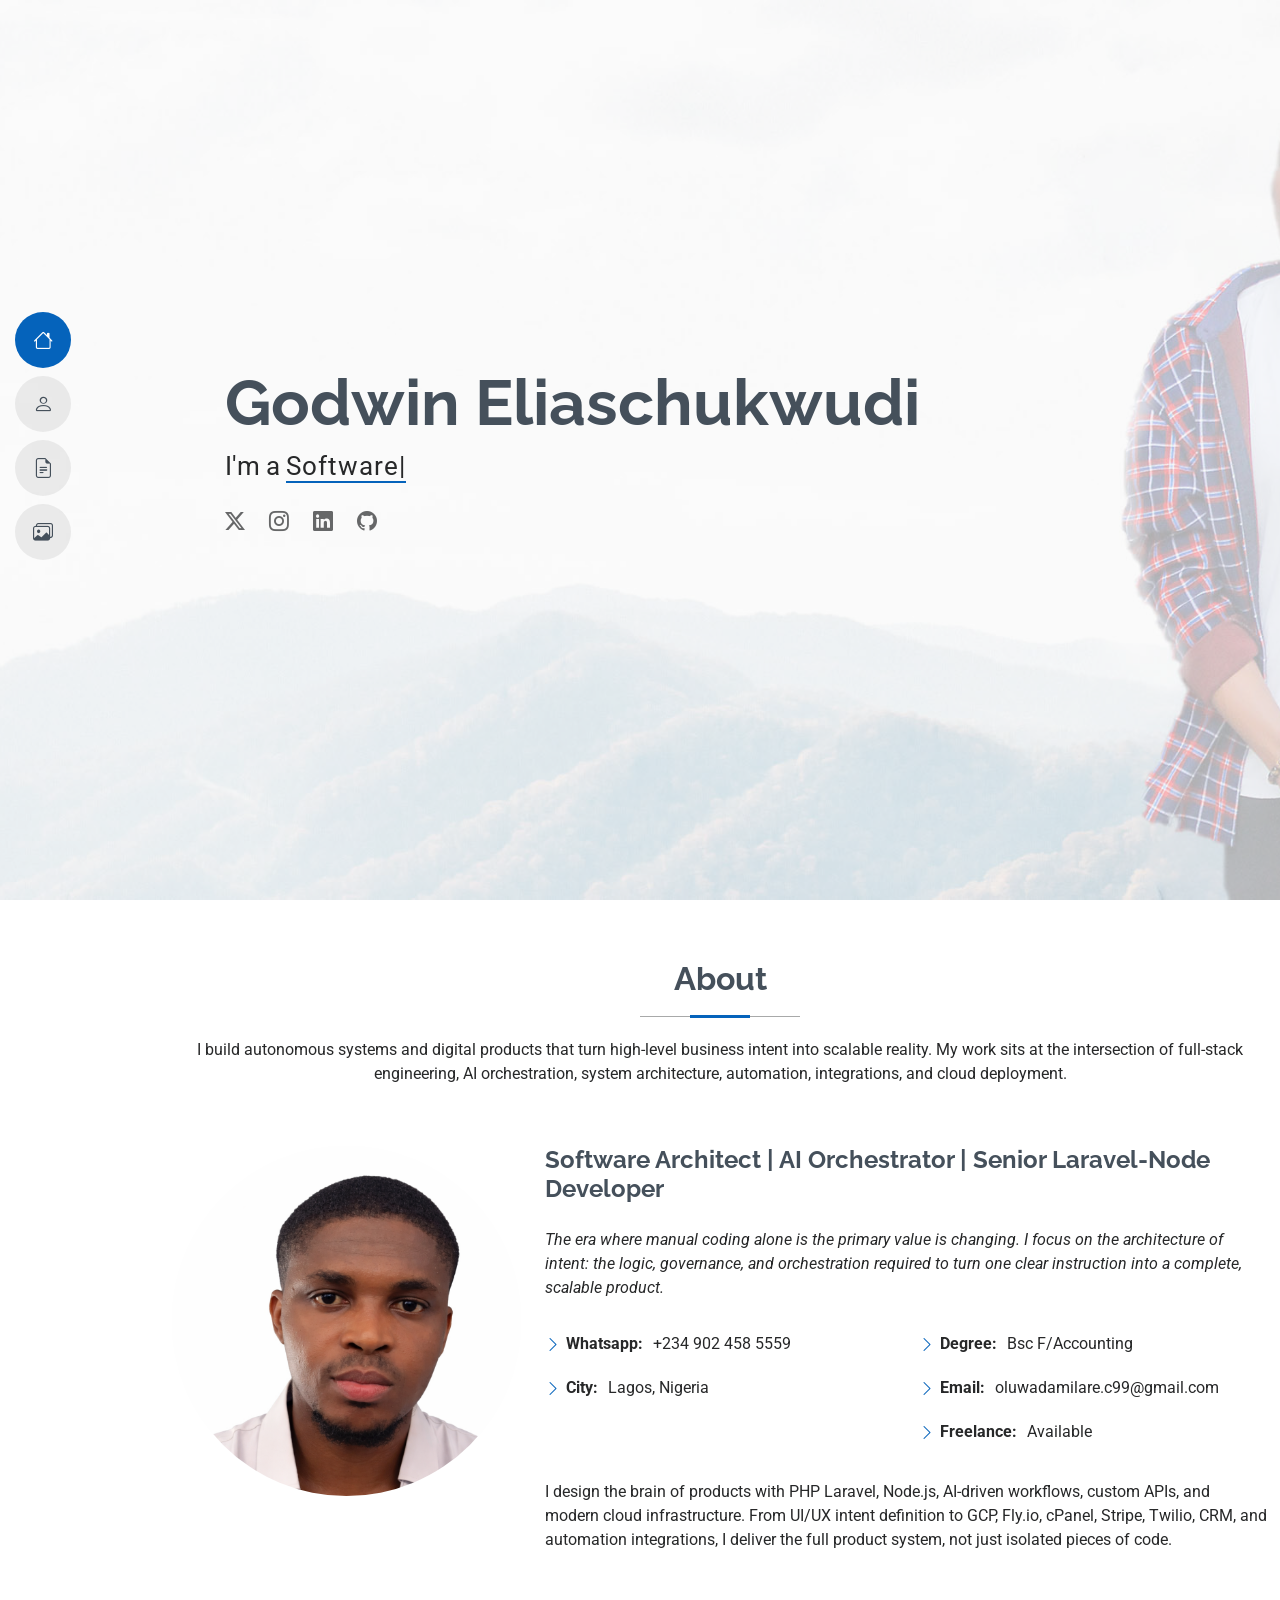
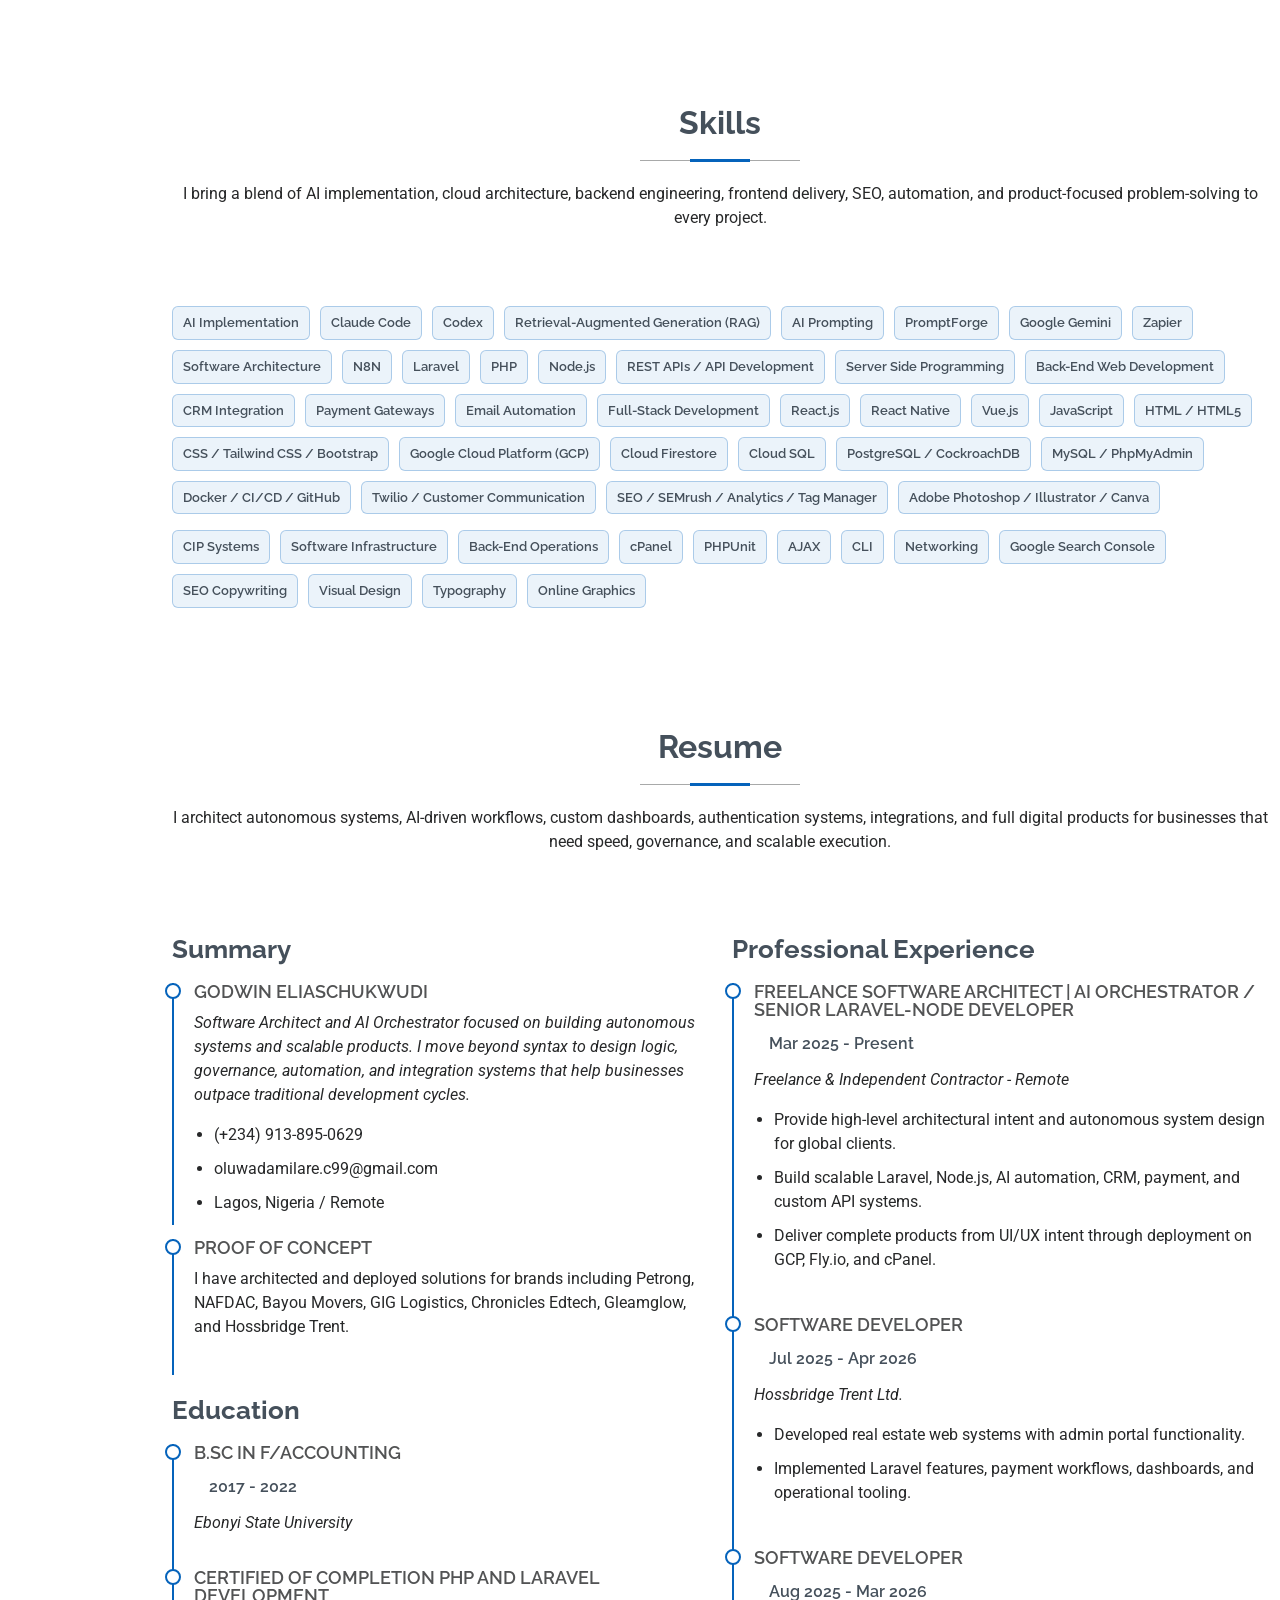
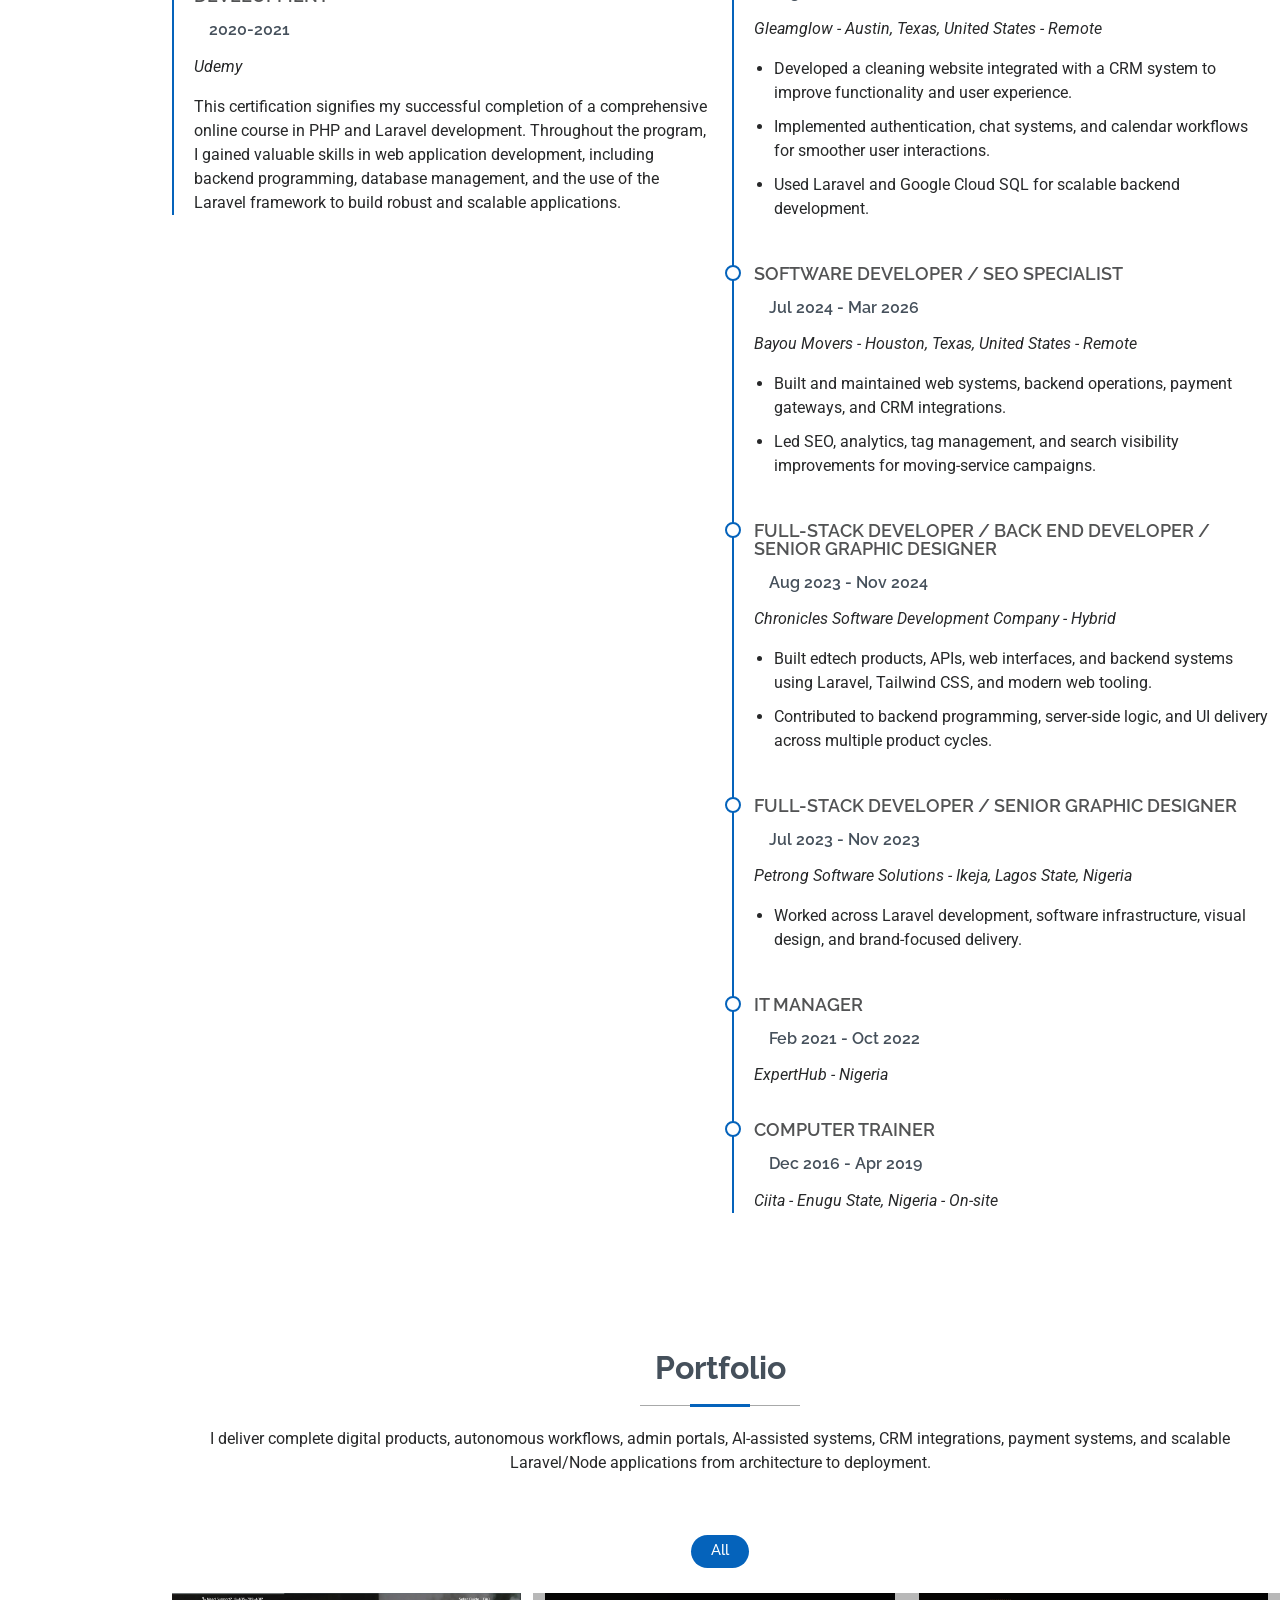
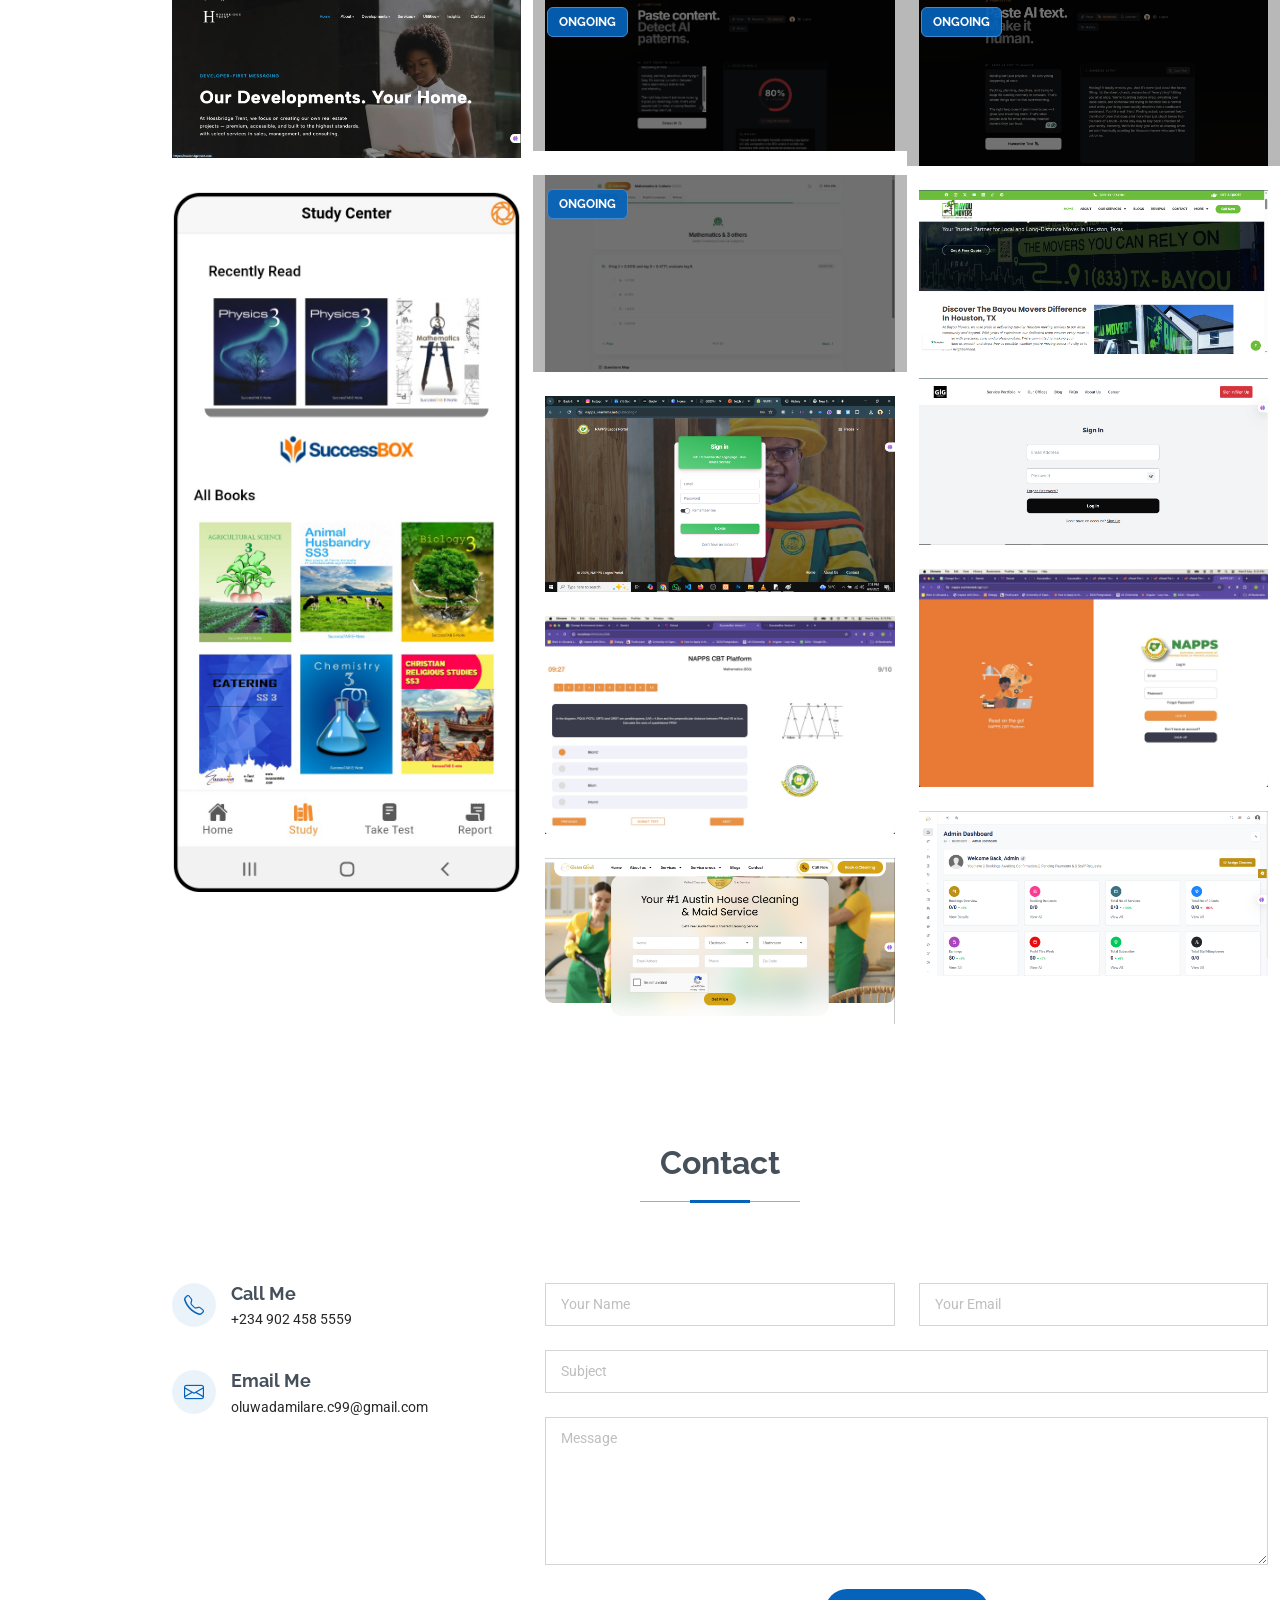
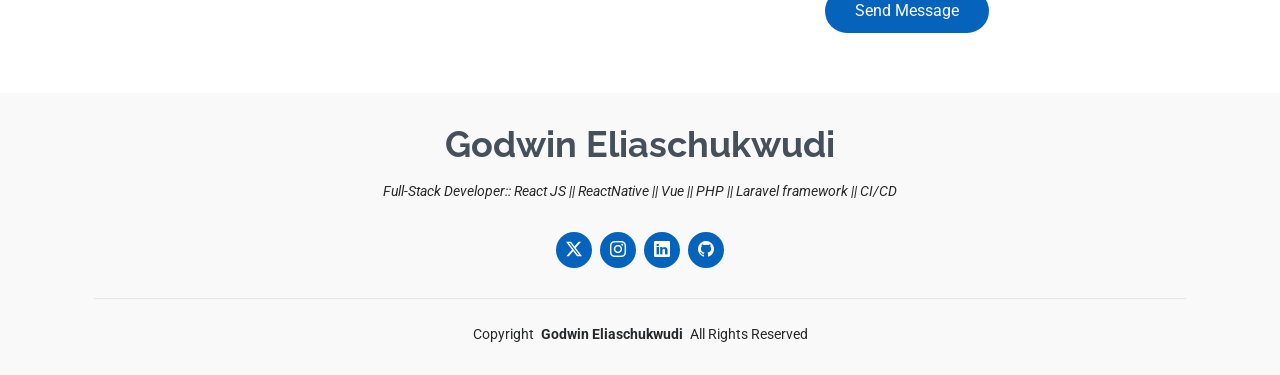
<file: index.html>
<!DOCTYPE html>
<html lang="en">

<head>
  <meta charset="utf-8">
  <meta content="width=device-width, initial-scale=1.0" name="viewport">
  <title>Godwin Eliaschukwudi - Portfolio</title>
  <meta content="" name="description">
  <meta content="" name="keywords">

  <!-- Fonts -->
  <link href="https://fonts.googleapis.com" rel="preconnect">
  <link href="https://fonts.gstatic.com" rel="preconnect" crossorigin>
  <link href="https://fonts.googleapis.com/css2?family=Roboto:ital,wght@0,100;0,300;0,400;0,500;0,700;0,900;1,100;1,300;1,400;1,500;1,700;1,900&family=Poppins:ital,wght@0,100;0,200;0,300;0,400;0,500;0,600;0,700;0,800;0,900;1,100;1,200;1,300;1,400;1,500;1,600;1,700;1,800;1,900&family=Raleway:ital,wght@0,100;0,200;0,300;0,400;0,500;0,600;0,700;0,800;0,900;1,100;1,200;1,300;1,400;1,500;1,600;1,700;1,800;1,900&display=swap" rel="stylesheet">

  <!-- Vendor CSS Files -->
  <link href="assets/vendor/bootstrap/css/bootstrap.min.css" rel="stylesheet">
  <link href="assets/vendor/bootstrap-icons/bootstrap-icons.css" rel="stylesheet">
  <link href="assets/vendor/aos/aos.css" rel="stylesheet">
  <link href="assets/vendor/glightbox/css/glightbox.min.css" rel="stylesheet">
  <link href="assets/vendor/swiper/swiper-bundle.min.css" rel="stylesheet">

  <!-- Main CSS File -->
  <link href="assets/css/main.css" rel="stylesheet">  
</head>

<body class="index-page">

  <header id="header" class="header d-flex flex-column justify-content-center">

    <i class="header-toggle d-xl-none bi bi-list"></i>

    <nav id="navmenu" class="navmenu">
      <ul>
        <li><a href="#hero" class="active"><i class="bi bi-house navicon"></i><span>Home</span></a></li>
        <li><a href="#about"><i class="bi bi-person navicon"></i><span>About</span></a></li>
        <li><a href="#resume"><i class="bi bi-file-earmark-text navicon"></i><span>Resume</span></a></li>
        <li><a href="#portfolio"><i class="bi bi-images navicon"></i><span>Portfolio</span></a></li>
        <!-- <li><a href="#services"><i class="bi bi-hdd-stack navicon"></i><span>Services</span></a></li>
        <li><a href="#contact"><i class="bi bi-envelope navicon"></i><span>Contact</span></a></li> -->
      </ul>
    </nav>

  </header>

  <main class="main">

    <!-- Hero Section -->
    <section id="hero" class="hero section light-background">

      <img src="assets/img/hero-bg-1.jpg" alt="">

      <div class="container" data-aos="zoom-out">
        <div class="row justify-content-center">
          <div class="col-lg-9">
            <h2>Godwin Eliaschukwudi</h2>
            <p>I'm a <span class="typed" data-typed-items="Software Architect, AI Orchestrator, Senior Laravel Developer, Node Developer, Full-Stack Developer, Automation Specialist">Laravel Developer</span><span class="typed-cursor typed-cursor--blink" aria-hidden="true"></span></p>
            <div class="social-links">
              <a href="https://x.com/Oluwadamil72390"><i class="bi bi-twitter-x"></i></a>
              <a href="https://www.instagram.com/eliasc.dev/"><i class="bi bi-instagram"></i></a>
              <a href="https://www.linkedin.com/in/godwin-eliaschukwudi-6a676b380"><i class="bi bi-linkedin"></i></a>
              <a href="https://github.com/Eliasc98"><i class="bi bi-github"></i></a>
            </div>
          </div>
        </div>
      </div>

    </section><!-- /Hero Section -->

    <!-- About Section -->
    <section id="about" class="about section">

      <!-- Section Title -->
      <div class="container section-title" data-aos="fade-up">
        <h2>About</h2>
        <p>
          I build autonomous systems and digital products that turn high-level business intent into scalable reality. My work sits at the intersection of full-stack engineering, AI orchestration, system architecture, automation, integrations, and cloud deployment.
        </p>
      </div><!-- End Section Title -->

      <div class="container" data-aos="fade-up" data-aos-delay="100">

        <div class="row gy-4 justify-content-center">
          <div class="col-lg-4">
            <img src="assets/img/headshot-new.png" class="img-fluid about-headshot" alt="Godwin Eliaschukwudi headshot">
          </div>
          <div class="col-lg-8 content">
            <h2>Software Architect | AI Orchestrator | Senior Laravel-Node Developer</h2>
            <p class="fst-italic py-3">
              The era where manual coding alone is the primary value is changing. I focus on the architecture of intent: the logic, governance, and orchestration required to turn one clear instruction into a complete, scalable product.
            </p>
            <div class="row">
              <div class="col-lg-6">
                <ul>
                  <!-- <li><i class="bi bi-chevron-right"></i> <strong>Birthday:</strong> <span>09 September 1998</span></li> -->
                  <li><i class="bi bi-chevron-right"></i> <strong>Whatsapp:</strong> <span>+234 902 458 5559</span></li>
                  <li><i class="bi bi-chevron-right"></i> <strong>City:</strong> <span>Lagos, Nigeria</span></li>
                </ul>
              </div>
              <div class="col-lg-6">
                <ul>
                  
                  <li><i class="bi bi-chevron-right"></i> <strong>Degree:</strong> <span>Bsc F/Accounting</span></li>
                  <li><i class="bi bi-chevron-right"></i> <strong>Email:</strong> <span>oluwadamilare.c99@gmail.com</span></li>
                  <li><i class="bi bi-chevron-right"></i> <strong>Freelance:</strong> <span>Available</span></li>
                </ul>
              </div>
            </div>
            <p class="py-3">
              I design the brain of products with PHP Laravel, Node.js, AI-driven workflows, custom APIs, and modern cloud infrastructure. From UI/UX intent definition to GCP, Fly.io, cPanel, Stripe, Twilio, CRM, and automation integrations, I deliver the full product system, not just isolated pieces of code.
            </p>
          </div>
        </div>

      </div>

    </section><!-- /About Section -->


    <!-- Skills Section -->
    <section id="skills" class="skills section">

      <!-- Section Title -->
      <div class="container section-title" data-aos="fade-up">
        <h2>Skills</h2>
        <p>I bring a blend of AI implementation, cloud architecture, backend engineering, frontend delivery, SEO, automation, and product-focused problem-solving to every project.</p>
      </div><!-- End Section Title -->

      <div class="container" data-aos="fade-up" data-aos-delay="100">

        <div class="skill-tags" data-aos="fade-up" data-aos-delay="100">
          <span>AI Implementation</span>
          <span>Claude Code</span>
          <span>Codex</span>
          <span>Retrieval-Augmented Generation (RAG)</span>
          <span>AI Prompting</span>
          <span>PromptForge</span>
          <span>Google Gemini</span>
          <span>Zapier</span>
          <span>Software Architecture</span>
          <span>N8N</span>
          <span>Laravel</span>
          <span>PHP</span>
          <span>Node.js</span>
          <span>REST APIs / API Development</span>
          <span>Server Side Programming</span>
          <span>Back-End Web Development</span>
          <span>CRM Integration</span>
          <span>Payment Gateways</span>
          <span>Email Automation</span>
          <span>Full-Stack Development</span>
          <span>React.js</span>
          <span>React Native</span>
          <span>Vue.js</span>
          <span>JavaScript</span>
          <span>HTML / HTML5</span>
          <span>CSS / Tailwind CSS / Bootstrap</span>
          <span>Google Cloud Platform (GCP)</span>
          <span>Cloud Firestore</span>
          <span>Cloud SQL</span>
          <span>PostgreSQL / CockroachDB</span>
          <span>MySQL / PhpMyAdmin</span>
          <span>Docker / CI/CD / GitHub</span>
          <span>Twilio / Customer Communication</span>
          <span>SEO / SEMrush / Analytics / Tag Manager</span>
          <span>Adobe Photoshop / Illustrator / Canva</span>
        </div>

        <div class="skill-tags" data-aos="fade-up" data-aos-delay="150">
          <span>CIP Systems</span>
          <span>Software Infrastructure</span>
          <span>Back-End Operations</span>
          <span>cPanel</span>
          <span>PHPUnit</span>
          <span>AJAX</span>
          <span>CLI</span>
          <span>Networking</span>
          <span>Google Search Console</span>
          <span>SEO Copywriting</span>
          <span>Visual Design</span>
          <span>Typography</span>
          <span>Online Graphics</span>          
        </div>

      </div>

    </section><!-- /Skills Section -->

    <!-- Resume Section -->
    <section id="resume" class="resume section">

      <!-- Section Title -->
      <div class="container section-title" data-aos="fade-up">
        <h2>Resume</h2>
        <p>I architect autonomous systems, AI-driven workflows, custom dashboards, authentication systems, integrations, and full digital products for businesses that need speed, governance, and scalable execution.</p>
      </div><!-- End Section Title -->

      <div class="container">

        <div class="row">

          <div class="col-lg-6" data-aos="fade-up" data-aos-delay="100">
            <h3 class="resume-title">Summary</h3>

            <div class="resume-item pb-0">
              <h4>Godwin Eliaschukwudi</h4>
              <p><em>Software Architect and AI Orchestrator focused on building autonomous systems and scalable products. I move beyond syntax to design logic, governance, automation, and integration systems that help businesses outpace traditional development cycles.</em></p>

              <ul>
                <li>(+234) 913-895-0629</li>
                <li>oluwadamilare.c99@gmail.com</li>
                <li>Lagos, Nigeria / Remote</li>
              </ul>
            </div><!-- Edn Resume Item -->

            <div class="resume-item">
              <h4>Proof of Concept</h4>
              <p>I have architected and deployed solutions for brands including Petrong, NAFDAC, Bayou Movers, GIG Logistics, Chronicles Edtech, Gleamglow, and Hossbridge Trent.</p>
            </div><!-- Edn Resume Item -->

            <h3 class="resume-title">Education</h3>
            <div class="resume-item">
              <h4>B.Sc In F/Accounting</h4>
              <h5>2017 - 2022</h5>
              <p><em>Ebonyi State University</em></p>
             </div><!-- Edn Resume Item -->

            <div class="resume-item">
              <h4>Certified of Completion PHP and Laravel Development</h4>
              <h5>2020-2021</h5>
              <p><em>Udemy</em></p>
              <p>This certification signifies my successful completion of a comprehensive online course in PHP and Laravel development. Throughout the program, I gained valuable skills in web application development, including backend programming, database management, and the use of the Laravel framework to build robust and scalable applications.</p>
            </div><!-- Edn Resume Item -->

          </div>

          <div class="col-lg-6" data-aos="fade-up" data-aos-delay="200">
            <h3 class="resume-title">Professional Experience</h3>
            <div class="resume-item">
              <h4>Freelance Software Architect | AI Orchestrator / Senior Laravel-Node Developer</h4>
              <h5>Mar 2025 - Present</h5>
              <p><em>Freelance & Independent Contractor - Remote</em></p>
              <ul>
                <li>Provide high-level architectural intent and autonomous system design for global clients.</li>
                <li>Build scalable Laravel, Node.js, AI automation, CRM, payment, and custom API systems.</li>
                <li>Deliver complete products from UI/UX intent through deployment on GCP, Fly.io, and cPanel.</li>
              </ul>
            </div><!-- Edn Resume Item -->

            <div class="resume-item">
              <h4>Software Developer</h4>
              <h5>Jul 2025 - Apr 2026</h5>
              <p><em>Hossbridge Trent Ltd.</em></p>
              <ul>
                <li>Developed real estate web systems with admin portal functionality.</li>
                <li>Implemented Laravel features, payment workflows, dashboards, and operational tooling.</li>
              </ul>
            </div><!-- Edn Resume Item -->

            <div class="resume-item">
              <h4>Software Developer</h4>
              <h5>Aug 2025 - Mar 2026</h5>
              <p><em>Gleamglow - Austin, Texas, United States - Remote</em></p>
              <ul>
                <li>Developed a cleaning website integrated with a CRM system to improve functionality and user experience.</li>
                <li>Implemented authentication, chat systems, and calendar workflows for smoother user interactions.</li>
                <li>Used Laravel and Google Cloud SQL for scalable backend development.</li>
              </ul>
            </div><!-- Edn Resume Item -->

            <div class="resume-item">
              <h4>Software Developer / SEO Specialist</h4>
              <h5>Jul 2024 - Mar 2026</h5>
              <p><em>Bayou Movers - Houston, Texas, United States - Remote</em></p>
              <ul>
                <li>Built and maintained web systems, backend operations, payment gateways, and CRM integrations.</li>
                <li>Led SEO, analytics, tag management, and search visibility improvements for moving-service campaigns.</li>
              </ul>
            </div><!-- Edn Resume Item -->

            <div class="resume-item">
              <h4>Full-stack Developer / Back End Developer / Senior Graphic Designer</h4>
              <h5>Aug 2023 - Nov 2024</h5>
              <p><em>Chronicles Software Development Company - Hybrid</em></p>
              <ul>
                <li>Built edtech products, APIs, web interfaces, and backend systems using Laravel, Tailwind CSS, and modern web tooling.</li>
                <li>Contributed to backend programming, server-side logic, and UI delivery across multiple product cycles.</li>
              </ul>
            </div><!-- Edn Resume Item -->

            <div class="resume-item">
              <h4>Full-stack Developer / Senior Graphic Designer</h4>
              <h5>Jul 2023 - Nov 2023</h5>
              <p><em>Petrong Software Solutions - Ikeja, Lagos State, Nigeria</em></p>
              <ul>
                <li>Worked across Laravel development, software infrastructure, visual design, and brand-focused delivery.</li>
              </ul>
            </div><!-- Edn Resume Item -->

            <div class="resume-item">
              <h4>IT Manager</h4>
              <h5>Feb 2021 - Oct 2022</h5>
              <p><em>ExpertHub - Nigeria</em></p>
            </div><!-- Edn Resume Item -->

            <div class="resume-item">
              <h4>Computer Trainer</h4>
              <h5>Dec 2016 - Apr 2019</h5>
              <p><em>Ciita - Enugu State, Nigeria - On-site</em></p>
            </div><!-- Edn Resume Item -->

          </div>

        </div>

      </div>

    </section><!-- /Resume Section -->

    <!-- Portfolio Section -->
    <section id="portfolio" class="portfolio section">

      <!-- Section Title -->
      <div class="container section-title" data-aos="fade-up">
        <h2>Portfolio</h2>
        <p>I deliver complete digital products, autonomous workflows, admin portals, AI-assisted systems, CRM integrations, payment systems, and scalable Laravel/Node applications from architecture to deployment.</p>
      </div><!-- End Section Title -->

      <div class="container">

        <div class="isotope-layout" data-default-filter="*" data-layout="masonry" data-sort="original-order">

          <ul class="portfolio-filters isotope-filters" data-aos="fade-up" data-aos-delay="100">
            <li data-filter="*" class="filter-active">All</li>
            <!-- <li data-filter=".filter-app">App</li> -->
            <!-- <li data-filter=".filter-product">Card</li> -->
            <!-- <li data-filter=".filter-branding">Web</li> -->
          </ul><!-- End Portfolio Filters -->

          <div class="row gy-4 isotope-container" data-aos="fade-up" data-aos-delay="200">

            <div class="col-lg-4 col-md-6 portfolio-item isotope-item filter-branding">
              <img src="assets/img/portfolio/hossbridge-trent.png" class="img-fluid" alt="Hossbridge Trent website homepage">
              <div class="portfolio-info">
                <h4>Hossbridge Trent Website</h4>
                <p>Real estate website with admin portal.</p>
                <a href="assets/img/portfolio/hossbridge-trent.png" title="Hossbridge Trent Website" data-gallery="portfolio-gallery-branding" class="glightbox preview-link"><i class="bi bi-zoom-in"></i></a>
                <a href="https://www.hossbridgetrent.com/" title="Hossbridge Trent Website" class="details-link"><i class="bi bi-link-45deg"></i></a>
              </div>
            </div><!-- End Portfolio Item -->

            <div class="col-lg-4 col-md-6 portfolio-item portfolio-item-ongoing isotope-item filter-app">
              <img src="assets/img/portfolio/promptforge-ai-detector.png" class="img-fluid" alt="PromptForge AI detector interface">
              <span class="portfolio-status">Ongoing</span>
              <div class="portfolio-info">
                <h4>PromptForge AI Detector</h4>
                <p>AI content detection tool currently in development.</p>
                <a href="assets/img/portfolio/promptforge-ai-detector.png" title="PromptForge AI Detector - Ongoing" data-gallery="portfolio-gallery-ongoing" class="glightbox preview-link"><i class="bi bi-zoom-in"></i></a>
              </div>
            </div><!-- End Portfolio Item -->

            <div class="col-lg-4 col-md-6 portfolio-item portfolio-item-ongoing isotope-item filter-app">
              <img src="assets/img/portfolio/promptforge-humanizer-output.png" class="img-fluid" alt="PromptForge humanizer output interface">
              <span class="portfolio-status">Ongoing</span>
              <div class="portfolio-info">
                <h4>PromptForge Humanizer</h4>
                <p>AI text humanizer workflow currently in development.</p>
                <a href="assets/img/portfolio/promptforge-humanizer-output.png" title="PromptForge Humanizer - Ongoing" data-gallery="portfolio-gallery-ongoing" class="glightbox preview-link"><i class="bi bi-zoom-in"></i></a>
              </div>
            </div><!-- End Portfolio Item -->
           

            <div class="col-lg-4 col-md-6 portfolio-item portfolio-item-ongoing isotope-item filter-product">
              <img src="assets/img/portfolio/successbox-exam-ongoing.jpeg" class="img-fluid" alt="EduPrep exam page in progress">
              <span class="portfolio-status">Ongoing</span>
              <div class="portfolio-info">
                <h4>EduPrep Exam Experience</h4>
                <p>Updated student exam interface currently in development.</p>
                <a href="assets/img/portfolio/successbox-exam-ongoing.jpeg" title="EduPrep Exam Experience - Ongoing" data-gallery="portfolio-gallery-ongoing" class="glightbox preview-link"><i class="bi bi-zoom-in"></i></a>
              </div>
            </div><!-- End Portfolio Item -->

          

            <div class="col-lg-4 col-md-6 portfolio-item isotope-item filter-product">
              <img src="assets/img/portfolio/sb2 (1).png" class="img-fluid" alt="">
              <div class="portfolio-info">
                <h4>SuccessBox Exam Page</h4>
                <p>Educational App</p>
                <a href="assets/img/portfolio/sb2 (1).png" title="Product 1" data-gallery="portfolio-gallery-product" class="glightbox preview-link"><i class="bi bi-zoom-in"></i></a>
                <a href="https://play.google.com/store/apps/details?id=sbox.chronicles.v2&hl=en" title="More Details" class="details-link"><i class="bi bi-link-45deg"></i></a>
              </div>
            </div>

            <div class="col-lg-4 col-md-6 portfolio-item isotope-item filter-branding">
              <img src="assets/img/portfolio/bayoum.png" class="img-fluid" alt="">
              <div class="portfolio-info">
                <h4>Bayou Movers Website</h4>
                <p>A full moving website with Admin portal, subscribe system using Laravel, Vue, Bootstrap.</p>
                <a href="assets/img/portfolio/bayoum.png" title="Branding 1" data-gallery="portfolio-gallery-branding" class="glightbox preview-link"><i class="bi bi-zoom-in"></i></a>
                <a href="https://www.bayoumoverstx.com/" title="More Details" class="details-link"><i class="bi bi-link-45deg"></i></a>
              </div>
            </div>

            <div class="col-lg-4 col-md-6 portfolio-item isotope-item filter-app">
              <img src="assets/img/portfolio/giglog.png" class="img-fluid" alt="">
              <div class="portfolio-info">
                <h4>GIG Web and App User Interface</h4>
                <p>Html5, Bootstrap, CSS, JS</p>
                <a href="assets/img/portfolio/giglog.png" title="App 2" data-gallery="portfolio-gallery-app" class="glightbox preview-link"><i class="bi bi-zoom-in"></i></a>
                <a href="https://giglogistics.com/" title="More Details" class="details-link"><i class="bi bi-link-45deg"></i></a>
              </div>
            </div>

            <div class="col-lg-4 col-md-6 portfolio-item isotope-item filter-product">
              <img src="assets/img/portfolio/nappsweb.png" class="img-fluid" alt="">
              <div class="portfolio-info">
                <h4>NAPPS Lagos Membership Portal</h4>
                <p>Laravel, Vue.JS, Bootstrap</p>
                <a href="assets/img/portfolio/nappsweb.png" title="Product 2" data-gallery="portfolio-gallery-product" class="glightbox preview-link"><i class="bi bi-zoom-in"></i></a>
                <a href="https://napps.ulearnlms.net/" title="More Details" class="details-link"><i class="bi bi-link-45deg"></i></a>
              </div>
            </div>

            <div class="col-lg-4 col-md-6 portfolio-item isotope-item filter-branding">
              <img src="assets/img/portfolio/WhatsApp Image 2024-05-09 at 06.56.35.jpeg" class="img-fluid" alt="">
              <div class="portfolio-info">
                <h4>NAPPS Student Exam Portal</h4>
                <p>Laravel, Mysql, RESTful API</p>
                <a href="assets/img/portfolio/WhatsApp Image 2024-05-09 at 06.56.35.jpeg" title="Branding 2" data-gallery="portfolio-gallery-branding" class="glightbox preview-link"><i class="bi bi-zoom-in"></i></a>
                <a href="https://napps.successtab.ng/" title="More Details" class="details-link"><i class="bi bi-link-45deg"></i></a>
              </div>
            </div><!-- End Portfolio Item -->

            <div class="col-lg-4 col-md-6 portfolio-item isotope-item filter-app">
              <img src="assets/img/portfolio/WhatsApp Image 2024-05-09 at 06.57.52.jpeg" class="img-fluid" alt="">
              <div class="portfolio-info">
                <h4>NAPPS Student Portal</h4>
                <p>Laravel, Mysql, RESTful API</p>
                <a href="assets/img/portfolio/WhatsApp Image 2024-05-09 at 06.57.52.jpeg" title="App 3" data-gallery="portfolio-gallery-app" class="glightbox preview-link"><i class="bi bi-zoom-in"></i></a>
                <a href="https://napps.successtab.ng/" title="More Details" class="details-link"><i class="bi bi-link-45deg"></i></a>
              </div>
            </div><!-- End Portfolio Item -->

            <div class="col-lg-4 col-md-6 portfolio-item isotope-item filter-product">
              <img src="assets/img/portfolio/image.png" class="img-fluid" alt="">
              <div class="portfolio-info">
                <h4>Cleaning CRM Portal</h4>
                <p>Laravel, Livewire, Pgsql, Bootstrap</p>
                <a href="assets/img/portfolio/image.png" title="Product 3" data-gallery="portfolio-gallery-product" class="glightbox preview-link"><i class="bi bi-zoom-in"></i></a>
                <a href="https://gleamglowtx.com/login" title="More Details" class="details-link"><i class="bi bi-link-45deg"></i></a>
              </div>
            </div><!-- End Portfolio Item -->

            <div class="col-lg-4 col-md-6 portfolio-item isotope-item filter-branding">
              <img src="assets/img/portfolio/gg.png" class="img-fluid" alt="">
              <div class="portfolio-info">
                <h4>Gleamglow Cleaning, Texas</h4>
                <p>Bootstrap, Livewire, Laravel</p>
                <a href="assets/img/portfolio/gg.png" title="Branding 2" data-gallery="portfolio-gallery-branding" class="glightbox preview-link"><i class="bi bi-zoom-in"></i></a>
                <a href="https://gleamglowtx.com" title="Gleamglow Cleaners, Texas" class="details-link"><i class="bi bi-link-45deg"></i></a>
              </div>
            </div><!-- End Portfolio Item -->

          </div><!-- End Portfolio Container -->

        </div>

      </div>

    </section><!-- /Portfolio Section -->

    <!-- Services Section -->
     <!--
    <section id="services" class="services section">

      Section Title -->
      <!-- <div class="container section-title" data-aos="fade-up">
        <h2>Services</h2>
        <p>Magnam dolores commodi suscipit. Necessitatibus eius consequatur ex aliquid fuga eum quidem. Sit sint consectetur velit. Quisquam quos quisquam cupiditate. Et nemo qui impedit suscipit alias ea. Quia fugiat sit in iste officiis commodi quidem hic quas.</p>
      </div> -->
      <!-- End Section Title -->

      <!-- <div class="container">

        <div class="row gy-4">

          <div class="col-lg-4 col-md-6" data-aos="fade-up" data-aos-delay="100">
            <div class="service-item item-cyan position-relative">
              <div class="icon">
                <svg width="100" height="100" viewBox="0 0 600 600" xmlns="http://www.w3.org/2000/svg">
                  <path stroke="none" stroke-width="0" fill="#f5f5f5" d="M300,521.0016835830174C376.1290562159157,517.8887921683347,466.0731472004068,529.7835943286574,510.70327084640275,468.03025145048787C554.3714126377745,407.6079735673963,508.03601936045806,328.9844924480964,491.2728898941984,256.3432110539036C474.5976632858925,184.082847569629,479.9380746630129,96.60480741107993,416.23090153303,58.64404602377083C348.86323505073057,18.502131276798302,261.93793281208167,40.57373210992963,193.5410806939664,78.93577620505333C130.42746243093433,114.334589627462,98.30271207620316,179.96522072025542,76.75703585869454,249.04625023123273C51.97151888228291,328.5150500222984,13.704378332031375,421.85034740162234,66.52175969318436,486.19268352777647C119.04800174914682,550.1803526380478,217.28368757567262,524.383925680826,300,521.0016835830174"></path>
                </svg>
                <i class="bi bi-activity"></i>
              </div>
              <a href="#" class="stretched-link">
                <h3>Nesciunt Mete</h3>
              </a>
              <p>Provident nihil minus qui consequatur non omnis maiores. Eos accusantium minus dolores iure perferendis tempore et consequatur.</p>
            </div>
          </div>

          <div class="col-lg-4 col-md-6" data-aos="fade-up" data-aos-delay="200">
            <div class="service-item item-orange position-relative">
              <div class="icon">
                <svg width="100" height="100" viewBox="0 0 600 600" xmlns="http://www.w3.org/2000/svg">
                  <path stroke="none" stroke-width="0" fill="#f5f5f5" d="M300,582.0697525312426C382.5290701553225,586.8405444964366,449.9789794690241,525.3245884688669,502.5850820975895,461.55621195738473C556.606425686781,396.0723002908107,615.8543463187945,314.28637112970534,586.6730223649479,234.56875336149918C558.9533121215079,158.8439757836574,454.9685369536778,164.00468322053177,381.49747125262974,130.76875717737553C312.15926192815925,99.40240125094834,248.97055460311594,18.661163978235184,179.8680185752513,50.54337015887873C110.5421016452524,82.52863877960104,119.82277516462835,180.83849132639028,109.12597500060166,256.43424936330496C100.08760227029461,320.3096726198365,92.17705696193138,384.0621239912766,124.79988738764834,439.7174275375508C164.83382741302287,508.01625554203684,220.96474134820875,577.5009287672846,300,582.0697525312426"></path>
                </svg>
                <i class="bi bi-broadcast"></i>
              </div>
              <a href="#" class="stretched-link">
                <h3>Eosle Commodi</h3>
              </a>
              <p>Ut autem aut autem non a. Sint sint sit facilis nam iusto sint. Libero corrupti neque eum hic non ut nesciunt dolorem.</p>
            </div>
          </div>

          <div class="col-lg-4 col-md-6" data-aos="fade-up" data-aos-delay="300">
            <div class="service-item item-teal position-relative">
              <div class="icon">
                <svg width="100" height="100" viewBox="0 0 600 600" xmlns="http://www.w3.org/2000/svg">
                  <path stroke="none" stroke-width="0" fill="#f5f5f5" d="M300,541.5067337569781C382.14930387511276,545.0595476570109,479.8736841581634,548.3450877840088,526.4010558755058,480.5488172755941C571.5218469581645,414.80211281144784,517.5187510058486,332.0715597781072,496.52539010469104,255.14436215662573C477.37192572678356,184.95920475031193,473.57363656557914,105.61284051026155,413.0603344069578,65.22779650032875C343.27470386102294,18.654635553484475,251.2091493199835,5.337323636656869,175.0934190732945,40.62881213300186C97.87086631185822,76.43348514350839,51.98124368387456,156.15599469081315,36.44837278890362,239.84606092416172C21.716077023791087,319.22268207091537,43.775223500013084,401.1760424656574,96.891909868211,461.97329694683043C147.22146801428983,519.5804099606455,223.5754009179313,538.201503339737,300,541.5067337569781"></path>
                </svg>
                <i class="bi bi-easel"></i>
              </div>
              <a href="#" class="stretched-link">
                <h3>Ledo Markt</h3>
              </a>
              <p>Ut excepturi voluptatem nisi sed. Quidem fuga consequatur. Minus ea aut. Vel qui id voluptas adipisci eos earum corrupti.</p>
            </div>
          </div>

          <div class="col-lg-4 col-md-6" data-aos="fade-up" data-aos-delay="400">
            <div class="service-item item-red position-relative">
              <div class="icon">
                <svg width="100" height="100" viewBox="0 0 600 600" xmlns="http://www.w3.org/2000/svg">
                  <path stroke="none" stroke-width="0" fill="#f5f5f5" d="M300,503.46388370962813C374.79870501325706,506.71871716319447,464.8034551963731,527.1746412648533,510.4981551193396,467.86667711651364C555.9287308511215,408.9015244558933,512.6030010748507,327.5744911775523,490.211057578863,256.5855673507754C471.097692560561,195.9906835881958,447.69079081568157,138.11976852964426,395.19560036434837,102.3242989838813C329.3053358748298,57.3949838291264,248.02791733380457,8.279543830951368,175.87071277845988,42.242879143198664C103.41431057327972,76.34704239035025,93.79494320519305,170.9812938413882,81.28167332365135,250.07896920659033C70.17666984294237,320.27484674793965,64.84698225790005,396.69656628748305,111.28512138212992,450.4950937839243C156.20124167950087,502.5303643271138,231.32542653798444,500.4755392045468,300,503.46388370962813"></path>
                </svg>
                <i class="bi bi-bounding-box-circles"></i>
              </div>
              <a href="#" class="stretched-link">
                <h3>Asperiores Commodit</h3>
              </a>
              <p>Non et temporibus minus omnis sed dolor esse consequatur. Cupiditate sed error ea fuga sit provident adipisci neque.</p>
              <a href="#" class="stretched-link"></a>
            </div>
          </div>

          <div class="col-lg-4 col-md-6" data-aos="fade-up" data-aos-delay="500">
            <div class="service-item item-indigo position-relative">
              <div class="icon">
                <svg width="100" height="100" viewBox="0 0 600 600" xmlns="http://www.w3.org/2000/svg">
                  <path stroke="none" stroke-width="0" fill="#f5f5f5" d="M300,532.3542879108572C369.38199826031484,532.3153073249985,429.10787420159085,491.63046689027357,474.5244479745417,439.17860296908856C522.8885846962883,383.3225815378663,569.1668002868075,314.3205725914397,550.7432151929288,242.7694973846089C532.6665558377875,172.5657663291529,456.2379748765914,142.6223662098291,390.3689995646985,112.34683881706744C326.66090330228417,83.06452184765237,258.84405631176094,53.51806209861945,193.32584062364296,78.48882559362697C121.61183558270385,105.82097193414197,62.805066853699245,167.19869350419734,48.57481801355237,242.6138429142374C34.843463184063346,315.3850353017275,76.69343916112496,383.4422959591041,125.22947124332185,439.3748458443577C170.7312796277747,491.8107796887764,230.57421082200815,532.3932930995766,300,532.3542879108572"></path>
                </svg>
                <i class="bi bi-calendar4-week icon"></i>
              </div>
              <a href="#" class="stretched-link">
                <h3>Velit Doloremque</h3>
              </a>
              <p>Cumque et suscipit saepe. Est maiores autem enim facilis ut aut ipsam corporis aut. Sed animi at autem alias eius labore.</p>
              <a href="#" class="stretched-link"></a>
            </div>
          </div>

          <div class="col-lg-4 col-md-6" data-aos="fade-up" data-aos-delay="600">
            <div class="service-item item-pink position-relative">
              <div class="icon">
                <svg width="100" height="100" viewBox="0 0 600 600" xmlns="http://www.w3.org/2000/svg">
                  <path stroke="none" stroke-width="0" fill="#f5f5f5" d="M300,566.797414625762C385.7384707136149,576.1784315230908,478.7894351017131,552.8928747891023,531.9192734346935,484.94944893311C584.6109503024035,417.5663521118492,582.489472248146,322.67544863468447,553.9536738515405,242.03673114598146C529.1557734026468,171.96086150256528,465.24506316201064,127.66468636344209,395.9583748389544,100.7403814666027C334.2173773831606,76.7482773500951,269.4350130405921,84.62216499799875,207.1952322260088,107.2889140133804C132.92018162631612,134.33871894543012,41.79353780512637,160.00259165414826,22.644507872594943,236.69541883565114C3.319112789854554,314.0945973066697,72.72355303640163,379.243833228382,124.04198916343866,440.3218312028393C172.9286146004772,498.5055451809895,224.45579914871206,558.5317968840102,300,566.797414625762"></path>
                </svg>
                <i class="bi bi-chat-square-text"></i>
              </div>
              <a href="#" class="stretched-link">
                <h3>Dolori Architecto</h3>
              </a>
              <p>Hic molestias ea quibusdam eos. Fugiat enim doloremque aut neque non et debitis iure. Corrupti recusandae ducimus enim.</p>
              <a href="#" class="stretched-link"></a>
            </div>
          </div>

        </div>

      </div>

    </section> -->

   
    <!-- <section id="testimonials" class="testimonials section">

     
      <div class="container section-title" data-aos="fade-up">
        <h2>Testimonials</h2>
        <p>Necessitatibus eius consequatur ex aliquid fuga eum quidem sint consectetur velit</p>
      </div>

      <div class="container" data-aos="fade-up" data-aos-delay="100">

        <div class="swiper init-swiper">
          <script type="application/json" class="swiper-config">
            {
              "loop": true,
              "speed": 600,
              "autoplay": {
                "delay": 5000
              },
              "slidesPerView": "auto",
              "pagination": {
                "el": ".swiper-pagination",
                "type": "bullets",
                "clickable": true
              }
            }
          </script>
          <div class="swiper-wrapper">

            <div class="swiper-slide">
              <div class="testimonial-item">
                <div class="row gy-4 justify-content-center">
                  <div class="col-lg-6">
                    <div class="testimonial-content">
                      <p>
                        <i class="bi bi-quote quote-icon-left"></i>
                        <span>Proin iaculis purus consequat sem cure digni ssim donec porttitora entum suscipit rhoncus. Accusantium quam, ultricies eget id, aliquam eget nibh et. Maecen aliquam, risus at semper.</span>
                        <i class="bi bi-quote quote-icon-right"></i>
                      </p>
                      <h3>Saul Goodman</h3>
                      <h4>Ceo &amp; Founder</h4>
                      <div class="stars">
                        <i class="bi bi-star-fill"></i><i class="bi bi-star-fill"></i><i class="bi bi-star-fill"></i><i class="bi bi-star-fill"></i><i class="bi bi-star-fill"></i>
                      </div>
                    </div>
                  </div>
                  <div class="col-lg-2 text-center">
                    <img src="assets/img/testimonials/testimonials-1.jpg" class="img-fluid testimonial-img" alt="">
                  </div>
                </div>
              </div>
            </div>

            <div class="swiper-slide">
              <div class="testimonial-item">
                <div class="row gy-4 justify-content-center">
                  <div class="col-lg-6">
                    <div class="testimonial-content">
                      <p>
                        <i class="bi bi-quote quote-icon-left"></i>
                        <span>Export tempor illum tamen malis malis eram quae irure esse labore quem cillum quid cillum eram malis quorum velit fore eram velit sunt aliqua noster fugiat irure amet legam anim culpa.</span>
                        <i class="bi bi-quote quote-icon-right"></i>
                      </p>
                      <h3>Sara Wilsson</h3>
                      <h4>Designer</h4>
                      <div class="stars">
                        <i class="bi bi-star-fill"></i><i class="bi bi-star-fill"></i><i class="bi bi-star-fill"></i><i class="bi bi-star-fill"></i><i class="bi bi-star-fill"></i>
                      </div>
                    </div>
                  </div>
                  <div class="col-lg-2 text-center">
                    <img src="assets/img/testimonials/testimonials-2.jpg" class="img-fluid testimonial-img" alt="">
                  </div>
                </div>
              </div>
            </div>

            <div class="swiper-slide">
              <div class="testimonial-item">
                <div class="row gy-4 justify-content-center">
                  <div class="col-lg-6">
                    <div class="testimonial-content">
                      <p>
                        <i class="bi bi-quote quote-icon-left"></i>
                        <span>Enim nisi quem export duis labore cillum quae magna enim sint quorum nulla quem veniam duis minim tempor labore quem eram duis noster aute amet eram fore quis sint minim.</span>
                        <i class="bi bi-quote quote-icon-right"></i>
                      </p>
                      <h3>Jena Karlis</h3>
                      <h4>Store Owner</h4>
                      <div class="stars">
                        <i class="bi bi-star-fill"></i><i class="bi bi-star-fill"></i><i class="bi bi-star-fill"></i><i class="bi bi-star-fill"></i><i class="bi bi-star-fill"></i>
                      </div>
                    </div>
                  </div>
                  <div class="col-lg-2 text-center">
                    <img src="assets/img/testimonials/testimonials-3.jpg" class="img-fluid testimonial-img" alt="">
                  </div>
                </div>
              </div>
            </div>

            <div class="swiper-slide">
              <div class="testimonial-item">
                <div class="row gy-4 justify-content-center">
                  <div class="col-lg-6">
                    <div class="testimonial-content">
                      <p>
                        <i class="bi bi-quote quote-icon-left"></i>
                        <span>Fugiat enim eram quae cillum dolore dolor amet nulla culpa multos export minim fugiat minim velit minim dolor enim duis veniam ipsum anim magna sunt elit fore quem dolore labore illum veniam.</span>
                        <i class="bi bi-quote quote-icon-right"></i>
                      </p>
                      <h3>John Larson</h3>
                      <h4>Entrepreneur</h4>
                      <div class="stars">
                        <i class="bi bi-star-fill"></i><i class="bi bi-star-fill"></i><i class="bi bi-star-fill"></i><i class="bi bi-star-fill"></i><i class="bi bi-star-fill"></i>
                      </div>
                    </div>
                  </div>
                  <div class="col-lg-2 text-center">
                    <img src="assets/img/testimonials/testimonials-4.jpg" class="img-fluid testimonial-img" alt="">
                  </div>
                </div>
              </div>
            </div>

          </div>
          <div class="swiper-pagination"></div>
        </div>

      </div>

    </section> -->

    <!-- Contact Section -->
    <section id="contact" class="contact section">

      
      <div class="container section-title" data-aos="fade-up">
        <h2>Contact</h2>
        <!-- <p>Necessitatibus eius consequatur ex aliquid fuga eum quidem sint consectetur velit</p> -->
      </div>

      <div class="container" data-aos="fade" data-aos-delay="100">

        <div class="row gy-4">

          <div class="col-lg-4">
           

            <div class="info-item d-flex" data-aos="fade-up" data-aos-delay="300">
              <i class="bi bi-telephone flex-shrink-0"></i>
              <div>
                <h3>Call Me</h3>
                <p>+234 902 458 5559</p>
              </div>
            </div>

            <div class="info-item d-flex" data-aos="fade-up" data-aos-delay="400">
              <i class="bi bi-envelope flex-shrink-0"></i>
              <div>
                <h3>Email Me</h3>
                <p>oluwadamilare.c99@gmail.com</p>
              </div>
            </div> 

          </div>

          <div class="col-lg-8">
            <form action="https://formsubmit.co/oluwadamilare.c99@gmail.com" method="post" class="contact-form" data-aos="fade-up">
              <div class="row gy-4">
                <input type="hidden" name="_subject" value="New message from your portfolio">
                <input type="hidden" name="_captcha" value="false">
                <input type="text" name="_honey" style="display: none;">

                <div class="col-md-6">
                  <input type="text" name="name" class="form-control" placeholder="Your Name" required="">
                </div>

                <div class="col-md-6 ">
                  <input type="email" class="form-control" name="email" placeholder="Your Email" required="">
                </div>

                <div class="col-md-12">
                  <input type="text" class="form-control" name="subject" placeholder="Subject" required="">
                </div>

                <div class="col-md-12">
                  <textarea class="form-control" name="message" rows="6" placeholder="Message" required=""></textarea>
                </div>

                <div class="col-md-12 text-center">
                  <button type="submit">Send Message</button>
                </div>

              </div>
            </form>
          </div>

        </div>

      </div>

    </section>

  </main>

  <footer id="footer" class="footer position-relative light-background">
    <div class="container">
      <h3 class="sitename">Godwin Eliaschukwudi</h3>
      <p>Full-Stack Developer:: React JS || ReactNative || Vue || PHP || Laravel framework || CI/CD</p>
      <div class="social-links d-flex justify-content-center">
          <a href="https://x.com/Oluwadamil72390"><i class="bi bi-twitter-x"></i></a>
          <a href="https://www.instagram.com/eliasc.dev/"><i class="bi bi-instagram"></i></a>
          <a href="https://www.linkedin.com/in/godwin-eliaschukwudi-6a676b380"><i class="bi bi-linkedin"></i></a>
          <a href="https://github.com/Eliasc98"><i class="bi bi-github"></i></a>
      </div>
      <div class="container">
        <div class="copyright">
          <span>Copyright</span> <strong class="px-1 sitename">Godwin Eliaschukwudi</strong> <span>All Rights Reserved</span>
        </div>
        
      </div>
    </div>
  </footer>

  <!-- Scroll Top -->
  <a href="#" id="scroll-top" class="scroll-top d-flex align-items-center justify-content-center"><i class="bi bi-arrow-up-short"></i></a>

  <!-- Preloader -->
  <div id="preloader"></div>

  <!-- Vendor JS Files -->
  <script src="assets/vendor/bootstrap/js/bootstrap.bundle.min.js"></script>
  <script src="assets/vendor/aos/aos.js"></script>
  <script src="assets/vendor/typed.js/typed.umd.js"></script>
  <script src="assets/vendor/purecounter/purecounter_vanilla.js"></script>
  <script src="assets/vendor/waypoints/noframework.waypoints.js"></script>
  <script src="assets/vendor/glightbox/js/glightbox.min.js"></script>
  <script src="assets/vendor/imagesloaded/imagesloaded.pkgd.min.js"></script>
  <script src="assets/vendor/isotope-layout/isotope.pkgd.min.js"></script>
  <script src="assets/vendor/swiper/swiper-bundle.min.js"></script>

  <!-- Main JS File -->
  <script src="assets/js/main.js"></script>

</body>

</html>
</file>
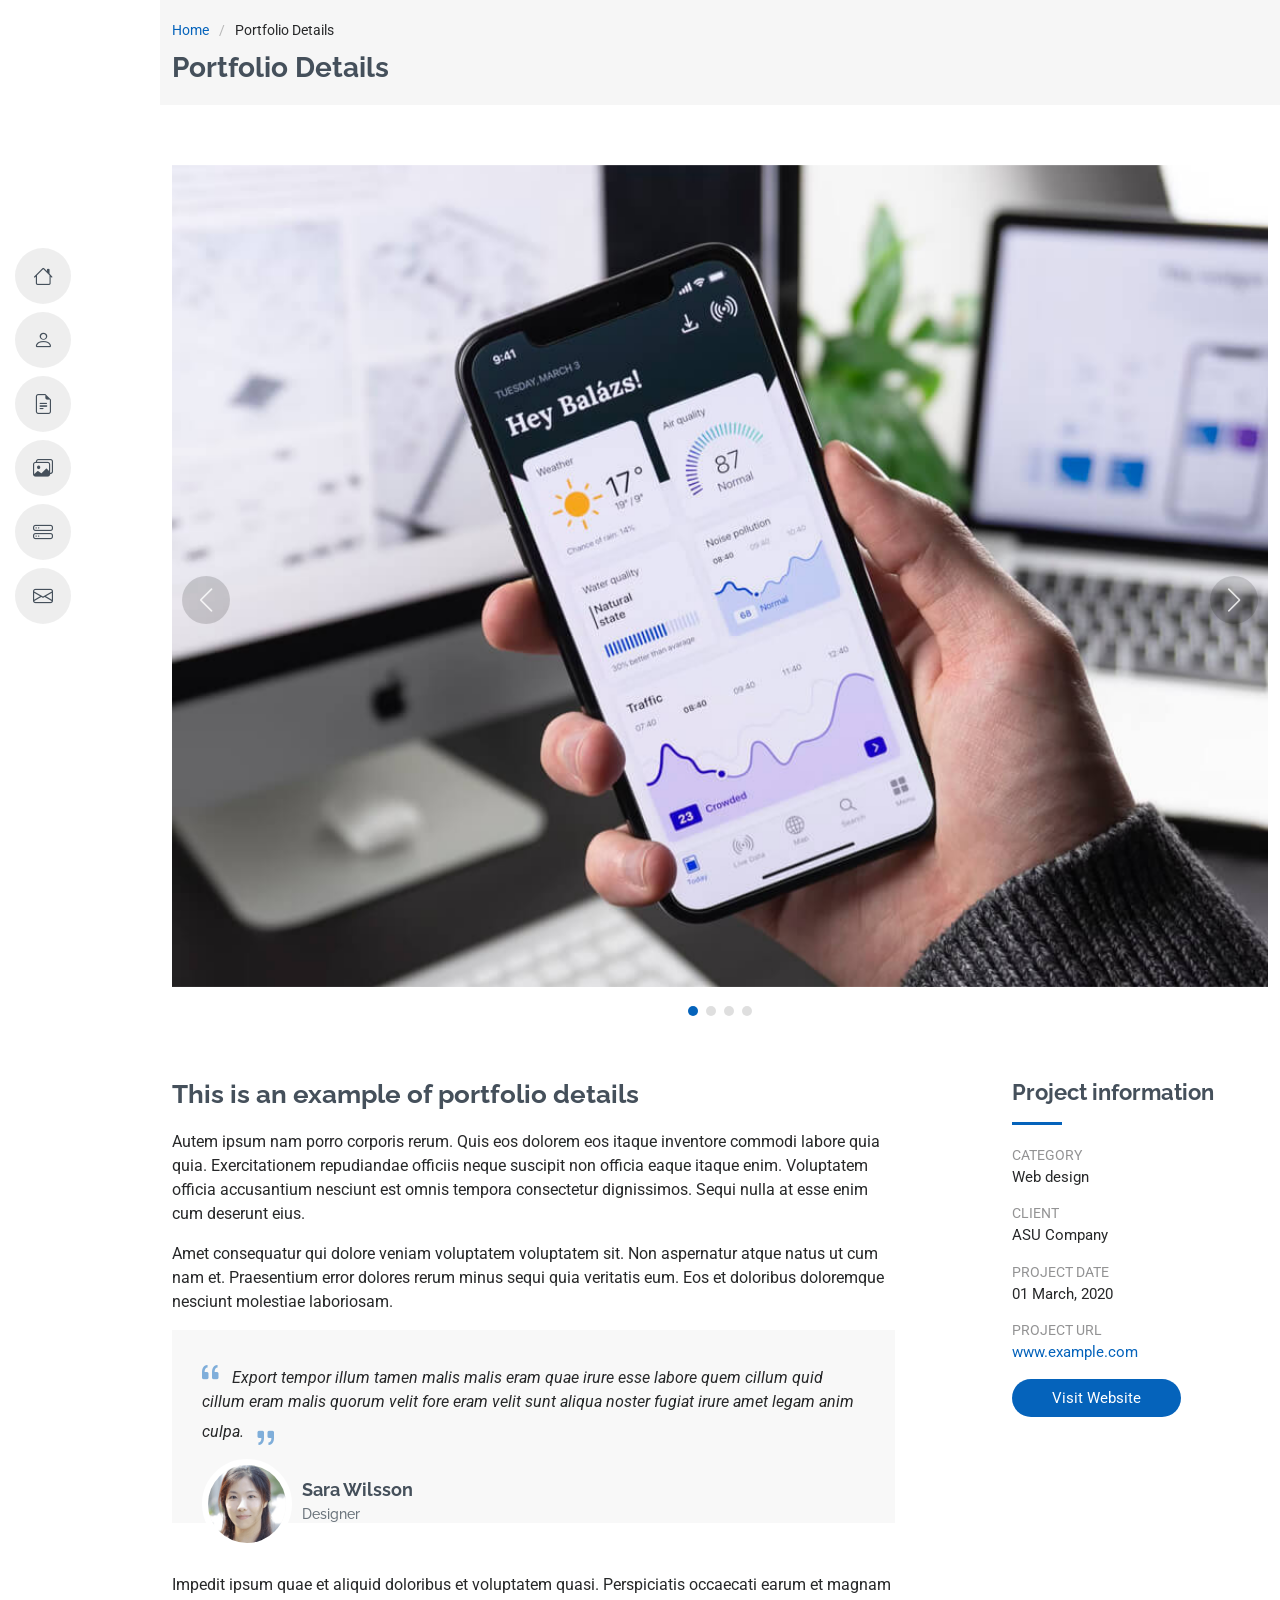
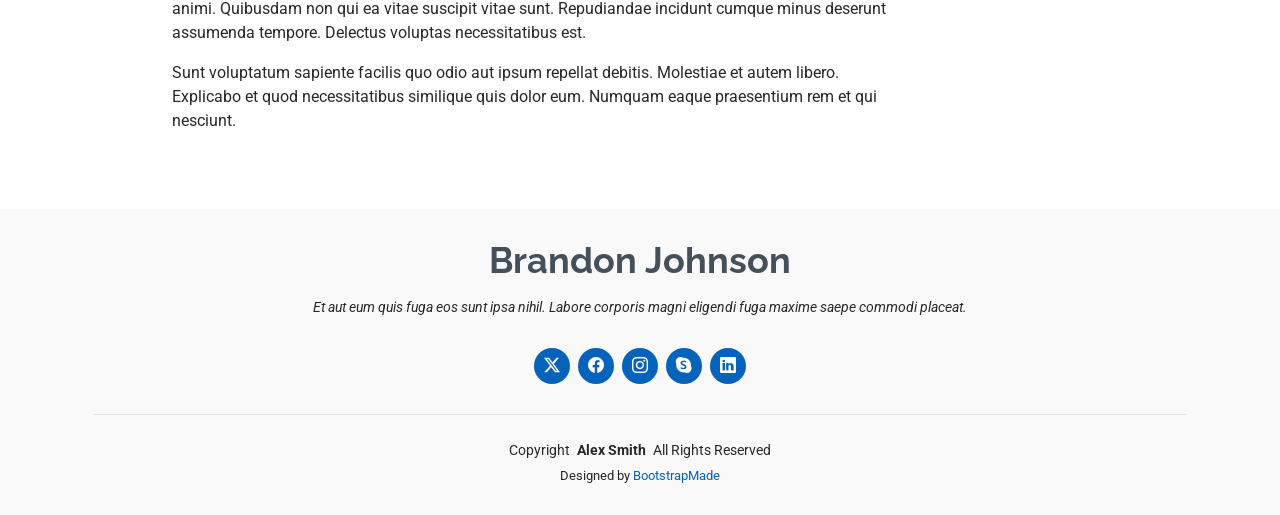
<file: portfolio-details.html>
<!DOCTYPE html>
<html lang="en">

<head>
  <meta charset="utf-8">
  <meta content="width=device-width, initial-scale=1.0" name="viewport">
  <title>Portfolio Details - MyResume Bootstrap Template</title>
  <meta content="" name="description">
  <meta content="" name="keywords">

  <!-- Favicons -->
  <link href="assets/img/favicon.png" rel="icon">
  <link href="assets/img/apple-touch-icon.png" rel="apple-touch-icon">

  <!-- Fonts -->
  <link href="https://fonts.googleapis.com" rel="preconnect">
  <link href="https://fonts.gstatic.com" rel="preconnect" crossorigin>
  <link href="https://fonts.googleapis.com/css2?family=Roboto:ital,wght@0,100;0,300;0,400;0,500;0,700;0,900;1,100;1,300;1,400;1,500;1,700;1,900&family=Poppins:ital,wght@0,100;0,200;0,300;0,400;0,500;0,600;0,700;0,800;0,900;1,100;1,200;1,300;1,400;1,500;1,600;1,700;1,800;1,900&family=Raleway:ital,wght@0,100;0,200;0,300;0,400;0,500;0,600;0,700;0,800;0,900;1,100;1,200;1,300;1,400;1,500;1,600;1,700;1,800;1,900&display=swap" rel="stylesheet">

  <!-- Vendor CSS Files -->
  <link href="assets/vendor/bootstrap/css/bootstrap.min.css" rel="stylesheet">
  <link href="assets/vendor/bootstrap-icons/bootstrap-icons.css" rel="stylesheet">
  <link href="assets/vendor/aos/aos.css" rel="stylesheet">
  <link href="assets/vendor/glightbox/css/glightbox.min.css" rel="stylesheet">
  <link href="assets/vendor/swiper/swiper-bundle.min.css" rel="stylesheet">

  <!-- Main CSS File -->
  <link href="assets/css/main.css" rel="stylesheet">

  <!-- =======================================================
  * Template Name: MyResume
  * Template URL: https://bootstrapmade.com/free-html-bootstrap-template-my-resume/
  * Updated: Jun 29 2024 with Bootstrap v5.3.3
  * Author: BootstrapMade.com
  * License: https://bootstrapmade.com/license/
  ======================================================== -->
</head>

<body class="portfolio-details-page">

  <header id="header" class="header d-flex flex-column justify-content-center">

    <i class="header-toggle d-xl-none bi bi-list"></i>

    <nav id="navmenu" class="navmenu">
      <ul>
        <li><a href="#hero"><i class="bi bi-house navicon"></i><span>Home</span></a></li>
        <li><a href="#about"><i class="bi bi-person navicon"></i><span>About</span></a></li>
        <li><a href="#resume"><i class="bi bi-file-earmark-text navicon"></i><span>Resume</span></a></li>
        <li><a href="#portfolio"><i class="bi bi-images navicon"></i><span>Portfolio</span></a></li>
        <li><a href="#services"><i class="bi bi-hdd-stack navicon"></i><span>Services</span></a></li>
        <li><a href="#contact"><i class="bi bi-envelope navicon"></i><span>Contact</span></a></li>
      </ul>
    </nav>

  </header>

  <main class="main">

    <!-- Page Title -->
    <div class="page-title" data-aos="fade">
      <div class="container">
        <nav class="breadcrumbs">
          <ol>
            <li><a href="index.html">Home</a></li>
            <li class="current">Portfolio Details</li>
          </ol>
        </nav>
        <h1>Portfolio Details</h1>
      </div>
    </div><!-- End Page Title -->

    <!-- Portfolio Details Section -->
    <section id="portfolio-details" class="portfolio-details section">

      <div class="container" data-aos="fade-up">

        <div class="portfolio-details-slider swiper init-swiper">
          <script type="application/json" class="swiper-config">
            {
              "loop": true,
              "speed": 600,
              "autoplay": {
                "delay": 5000
              },
              "slidesPerView": "auto",
              "navigation": {
                "nextEl": ".swiper-button-next",
                "prevEl": ".swiper-button-prev"
              },
              "pagination": {
                "el": ".swiper-pagination",
                "type": "bullets",
                "clickable": true
              }
            }
          </script>
          <div class="swiper-wrapper align-items-center">

            <div class="swiper-slide">
              <img src="assets/img/portfolio/app-1.jpg" alt="">
            </div>

            <div class="swiper-slide">
              <img src="assets/img/portfolio/product-1.jpg" alt="">
            </div>

            <div class="swiper-slide">
              <img src="assets/img/portfolio/branding-1.jpg" alt="">
            </div>

            <div class="swiper-slide">
              <img src="assets/img/portfolio/books-1.jpg" alt="">
            </div>

          </div>
          <div class="swiper-button-prev"></div>
          <div class="swiper-button-next"></div>
          <div class="swiper-pagination"></div>
        </div>

        <div class="row justify-content-between gy-4 mt-4">

          <div class="col-lg-8" data-aos="fade-up">
            <div class="portfolio-description">
              <h2>This is an example of portfolio details</h2>
              <p>
                Autem ipsum nam porro corporis rerum. Quis eos dolorem eos itaque inventore commodi labore quia quia. Exercitationem repudiandae officiis neque suscipit non officia eaque itaque enim. Voluptatem officia accusantium nesciunt est omnis tempora consectetur dignissimos. Sequi nulla at esse enim cum deserunt eius.
              </p>
              <p>
                Amet consequatur qui dolore veniam voluptatem voluptatem sit. Non aspernatur atque natus ut cum nam et. Praesentium error dolores rerum minus sequi quia veritatis eum. Eos et doloribus doloremque nesciunt molestiae laboriosam.
              </p>

              <div class="testimonial-item">
                <p>
                  <i class="bi bi-quote quote-icon-left"></i>
                  <span>Export tempor illum tamen malis malis eram quae irure esse labore quem cillum quid cillum eram malis quorum velit fore eram velit sunt aliqua noster fugiat irure amet legam anim culpa.</span>
                  <i class="bi bi-quote quote-icon-right"></i>
                </p>
                <div>
                  <img src="assets/img/testimonials/testimonials-2.jpg" class="testimonial-img" alt="">
                  <h3>Sara Wilsson</h3>
                  <h4>Designer</h4>
                </div>
              </div>

              <p>
                Impedit ipsum quae et aliquid doloribus et voluptatem quasi. Perspiciatis occaecati earum et magnam animi. Quibusdam non qui ea vitae suscipit vitae sunt. Repudiandae incidunt cumque minus deserunt assumenda tempore. Delectus voluptas necessitatibus est.
              </p>

              <p>
                Sunt voluptatum sapiente facilis quo odio aut ipsum repellat debitis. Molestiae et autem libero. Explicabo et quod necessitatibus similique quis dolor eum. Numquam eaque praesentium rem et qui nesciunt.
              </p>

            </div>
          </div>

          <div class="col-lg-3" data-aos="fade-up" data-aos-delay="100">
            <div class="portfolio-info">
              <h3>Project information</h3>
              <ul>
                <li><strong>Category</strong> Web design</li>
                <li><strong>Client</strong> ASU Company</li>
                <li><strong>Project date</strong> 01 March, 2020</li>
                <li><strong>Project URL</strong> <a href="#">www.example.com</a></li>
                <li><a href="#" class="btn-visit align-self-start">Visit Website</a></li>
              </ul>
            </div>
          </div>

        </div>

      </div>

    </section><!-- /Portfolio Details Section -->

  </main>

  <footer id="footer" class="footer position-relative light-background">
    <div class="container">
      <h3 class="sitename">Brandon Johnson</h3>
      <p>Et aut eum quis fuga eos sunt ipsa nihil. Labore corporis magni eligendi fuga maxime saepe commodi placeat.</p>
      <div class="social-links d-flex justify-content-center">
        <a href=""><i class="bi bi-twitter-x"></i></a>
        <a href=""><i class="bi bi-facebook"></i></a>
        <a href=""><i class="bi bi-instagram"></i></a>
        <a href=""><i class="bi bi-skype"></i></a>
        <a href=""><i class="bi bi-linkedin"></i></a>
      </div>
      <div class="container">
        <div class="copyright">
          <span>Copyright</span> <strong class="px-1 sitename">Alex Smith</strong> <span>All Rights Reserved</span>
        </div>
        <div class="credits">
          <!-- All the links in the footer should remain intact. -->
          <!-- You can delete the links only if you've purchased the pro version. -->
          <!-- Licensing information: https://bootstrapmade.com/license/ -->
          <!-- Purchase the pro version with working PHP/AJAX contact form: [buy-url] -->
          Designed by <a href="https://bootstrapmade.com/">BootstrapMade</a>
        </div>
      </div>
    </div>
  </footer>

  <!-- Scroll Top -->
  <a href="#" id="scroll-top" class="scroll-top d-flex align-items-center justify-content-center"><i class="bi bi-arrow-up-short"></i></a>

  <!-- Preloader -->
  <div id="preloader"></div>

  <!-- Vendor JS Files -->
  <script src="assets/vendor/bootstrap/js/bootstrap.bundle.min.js"></script>
  <script src="assets/vendor/php-email-form/validate.js"></script>
  <script src="assets/vendor/aos/aos.js"></script>
  <script src="assets/vendor/typed.js/typed.umd.js"></script>
  <script src="assets/vendor/purecounter/purecounter_vanilla.js"></script>
  <script src="assets/vendor/waypoints/noframework.waypoints.js"></script>
  <script src="assets/vendor/glightbox/js/glightbox.min.js"></script>
  <script src="assets/vendor/imagesloaded/imagesloaded.pkgd.min.js"></script>
  <script src="assets/vendor/isotope-layout/isotope.pkgd.min.js"></script>
  <script src="assets/vendor/swiper/swiper-bundle.min.js"></script>

  <!-- Main JS File -->
  <script src="assets/js/main.js"></script>

</body>

</html>
</file>
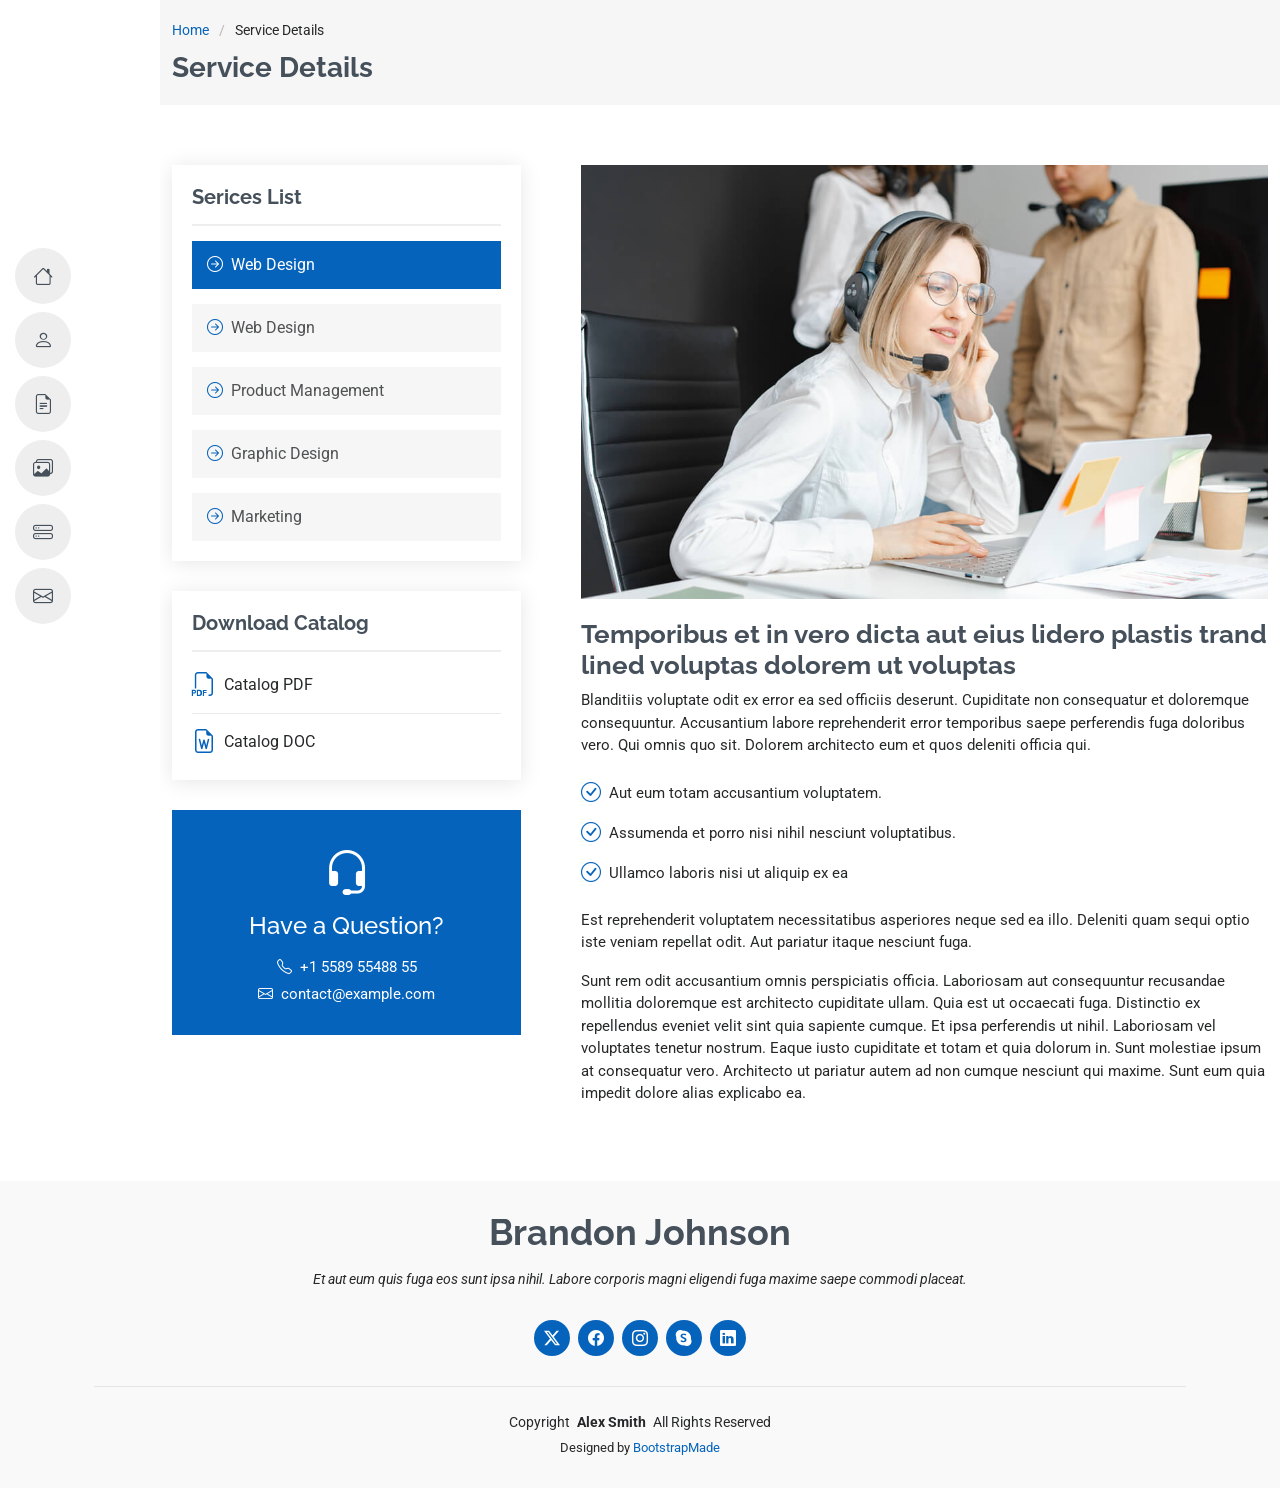
<file: service-details.html>
<!DOCTYPE html>
<html lang="en">

<head>
  <meta charset="utf-8">
  <meta content="width=device-width, initial-scale=1.0" name="viewport">
  <title>Service Details - MyResume Bootstrap Template</title>
  <meta content="" name="description">
  <meta content="" name="keywords">

  <!-- Favicons -->
  <link href="assets/img/favicon.png" rel="icon">
  <link href="assets/img/apple-touch-icon.png" rel="apple-touch-icon">

  <!-- Fonts -->
  <link href="https://fonts.googleapis.com" rel="preconnect">
  <link href="https://fonts.gstatic.com" rel="preconnect" crossorigin>
  <link href="https://fonts.googleapis.com/css2?family=Roboto:ital,wght@0,100;0,300;0,400;0,500;0,700;0,900;1,100;1,300;1,400;1,500;1,700;1,900&family=Poppins:ital,wght@0,100;0,200;0,300;0,400;0,500;0,600;0,700;0,800;0,900;1,100;1,200;1,300;1,400;1,500;1,600;1,700;1,800;1,900&family=Raleway:ital,wght@0,100;0,200;0,300;0,400;0,500;0,600;0,700;0,800;0,900;1,100;1,200;1,300;1,400;1,500;1,600;1,700;1,800;1,900&display=swap" rel="stylesheet">

  <!-- Vendor CSS Files -->
  <link href="assets/vendor/bootstrap/css/bootstrap.min.css" rel="stylesheet">
  <link href="assets/vendor/bootstrap-icons/bootstrap-icons.css" rel="stylesheet">
  <link href="assets/vendor/aos/aos.css" rel="stylesheet">
  <link href="assets/vendor/glightbox/css/glightbox.min.css" rel="stylesheet">
  <link href="assets/vendor/swiper/swiper-bundle.min.css" rel="stylesheet">

  <!-- Main CSS File -->
  <link href="assets/css/main.css" rel="stylesheet">


</head>

<body class="service-details-page">

  <header id="header" class="header d-flex flex-column justify-content-center">

    <i class="header-toggle d-xl-none bi bi-list"></i>

    <nav id="navmenu" class="navmenu">
      <ul>
        <li><a href="#hero"><i class="bi bi-house navicon"></i><span>Home</span></a></li>
        <li><a href="#about"><i class="bi bi-person navicon"></i><span>About</span></a></li>
        <li><a href="#resume"><i class="bi bi-file-earmark-text navicon"></i><span>Resume</span></a></li>
        <li><a href="#portfolio"><i class="bi bi-images navicon"></i><span>Portfolio</span></a></li>
        <li><a href="#services"><i class="bi bi-hdd-stack navicon"></i><span>Services</span></a></li>
        <li><a href="#contact"><i class="bi bi-envelope navicon"></i><span>Contact</span></a></li>
      </ul>
    </nav>

  </header>

  <main class="main">

    <!-- Page Title -->
    <div class="page-title" data-aos="fade">
      <div class="container">
        <nav class="breadcrumbs">
          <ol>
            <li><a href="index.html">Home</a></li>
            <li class="current">Service Details</li>
          </ol>
        </nav>
        <h1>Service Details</h1>
      </div>
    </div><!-- End Page Title -->

    <!-- Service Details Section -->
    <section id="service-details" class="service-details section">

      <div class="container">

        <div class="row gy-5">

          <div class="col-lg-4" data-aos="fade-up" data-aos-delay="100">

            <div class="service-box">
              <h4>Serices List</h4>
              <div class="services-list">
                <a href="#" class="active"><i class="bi bi-arrow-right-circle"></i><span>Web Design</span></a>
                <a href="#"><i class="bi bi-arrow-right-circle"></i><span>Web Design</span></a>
                <a href="#"><i class="bi bi-arrow-right-circle"></i><span>Product Management</span></a>
                <a href="#"><i class="bi bi-arrow-right-circle"></i><span>Graphic Design</span></a>
                <a href="#"><i class="bi bi-arrow-right-circle"></i><span>Marketing</span></a>
              </div>
            </div><!-- End Services List -->

            <div class="service-box">
              <h4>Download Catalog</h4>
              <div class="download-catalog">
                <a href="#"><i class="bi bi-filetype-pdf"></i><span>Catalog PDF</span></a>
                <a href="#"><i class="bi bi-file-earmark-word"></i><span>Catalog DOC</span></a>
              </div>
            </div><!-- End Services List -->

            <div class="help-box d-flex flex-column justify-content-center align-items-center">
              <i class="bi bi-headset help-icon"></i>
              <h4>Have a Question?</h4>
              <p class="d-flex align-items-center mt-2 mb-0"><i class="bi bi-telephone me-2"></i> <span>+1 5589 55488 55</span></p>
              <p class="d-flex align-items-center mt-1 mb-0"><i class="bi bi-envelope me-2"></i> <a href="mailto:contact@example.com">contact@example.com</a></p>
            </div>

          </div>

          <div class="col-lg-8 ps-lg-5" data-aos="fade-up" data-aos-delay="200">
            <img src="assets/img/services.jpg" alt="" class="img-fluid services-img">
            <h3>Temporibus et in vero dicta aut eius lidero plastis trand lined voluptas dolorem ut voluptas</h3>
            <p>
              Blanditiis voluptate odit ex error ea sed officiis deserunt. Cupiditate non consequatur et doloremque consequuntur. Accusantium labore reprehenderit error temporibus saepe perferendis fuga doloribus vero. Qui omnis quo sit. Dolorem architecto eum et quos deleniti officia qui.
            </p>
            <ul>
              <li><i class="bi bi-check-circle"></i> <span>Aut eum totam accusantium voluptatem.</span></li>
              <li><i class="bi bi-check-circle"></i> <span>Assumenda et porro nisi nihil nesciunt voluptatibus.</span></li>
              <li><i class="bi bi-check-circle"></i> <span>Ullamco laboris nisi ut aliquip ex ea</span></li>
            </ul>
            <p>
              Est reprehenderit voluptatem necessitatibus asperiores neque sed ea illo. Deleniti quam sequi optio iste veniam repellat odit. Aut pariatur itaque nesciunt fuga.
            </p>
            <p>
              Sunt rem odit accusantium omnis perspiciatis officia. Laboriosam aut consequuntur recusandae mollitia doloremque est architecto cupiditate ullam. Quia est ut occaecati fuga. Distinctio ex repellendus eveniet velit sint quia sapiente cumque. Et ipsa perferendis ut nihil. Laboriosam vel voluptates tenetur nostrum. Eaque iusto cupiditate et totam et quia dolorum in. Sunt molestiae ipsum at consequatur vero. Architecto ut pariatur autem ad non cumque nesciunt qui maxime. Sunt eum quia impedit dolore alias explicabo ea.
            </p>
          </div>

        </div>

      </div>

    </section><!-- /Service Details Section -->

  </main>

  <footer id="footer" class="footer position-relative light-background">
    <div class="container">
      <h3 class="sitename">Brandon Johnson</h3>
      <p>Et aut eum quis fuga eos sunt ipsa nihil. Labore corporis magni eligendi fuga maxime saepe commodi placeat.</p>
      <div class="social-links d-flex justify-content-center">
        <a href=""><i class="bi bi-twitter-x"></i></a>
        <a href=""><i class="bi bi-facebook"></i></a>
        <a href=""><i class="bi bi-instagram"></i></a>
        <a href=""><i class="bi bi-skype"></i></a>
        <a href=""><i class="bi bi-linkedin"></i></a>
      </div>
      <div class="container">
        <div class="copyright">
          <span>Copyright</span> <strong class="px-1 sitename">Alex Smith</strong> <span>All Rights Reserved</span>
        </div>
        <div class="credits">
          <!-- All the links in the footer should remain intact. -->
          <!-- You can delete the links only if you've purchased the pro version. -->
          <!-- Licensing information: https://bootstrapmade.com/license/ -->
          <!-- Purchase the pro version with working PHP/AJAX contact form: [buy-url] -->
          Designed by <a href="https://bootstrapmade.com/">BootstrapMade</a>
        </div>
      </div>
    </div>
  </footer>

  <!-- Scroll Top -->
  <a href="#" id="scroll-top" class="scroll-top d-flex align-items-center justify-content-center"><i class="bi bi-arrow-up-short"></i></a>

  <!-- Preloader -->
  <div id="preloader"></div>

  <!-- Vendor JS Files -->
  <script src="assets/vendor/bootstrap/js/bootstrap.bundle.min.js"></script>
  <script src="assets/vendor/php-email-form/validate.js"></script>
  <script src="assets/vendor/aos/aos.js"></script>
  <script src="assets/vendor/typed.js/typed.umd.js"></script>
  <script src="assets/vendor/purecounter/purecounter_vanilla.js"></script>
  <script src="assets/vendor/waypoints/noframework.waypoints.js"></script>
  <script src="assets/vendor/glightbox/js/glightbox.min.js"></script>
  <script src="assets/vendor/imagesloaded/imagesloaded.pkgd.min.js"></script>
  <script src="assets/vendor/isotope-layout/isotope.pkgd.min.js"></script>
  <script src="assets/vendor/swiper/swiper-bundle.min.js"></script>

  <!-- Main JS File -->
  <script src="assets/js/main.js"></script>

</body>

</html>
</file>
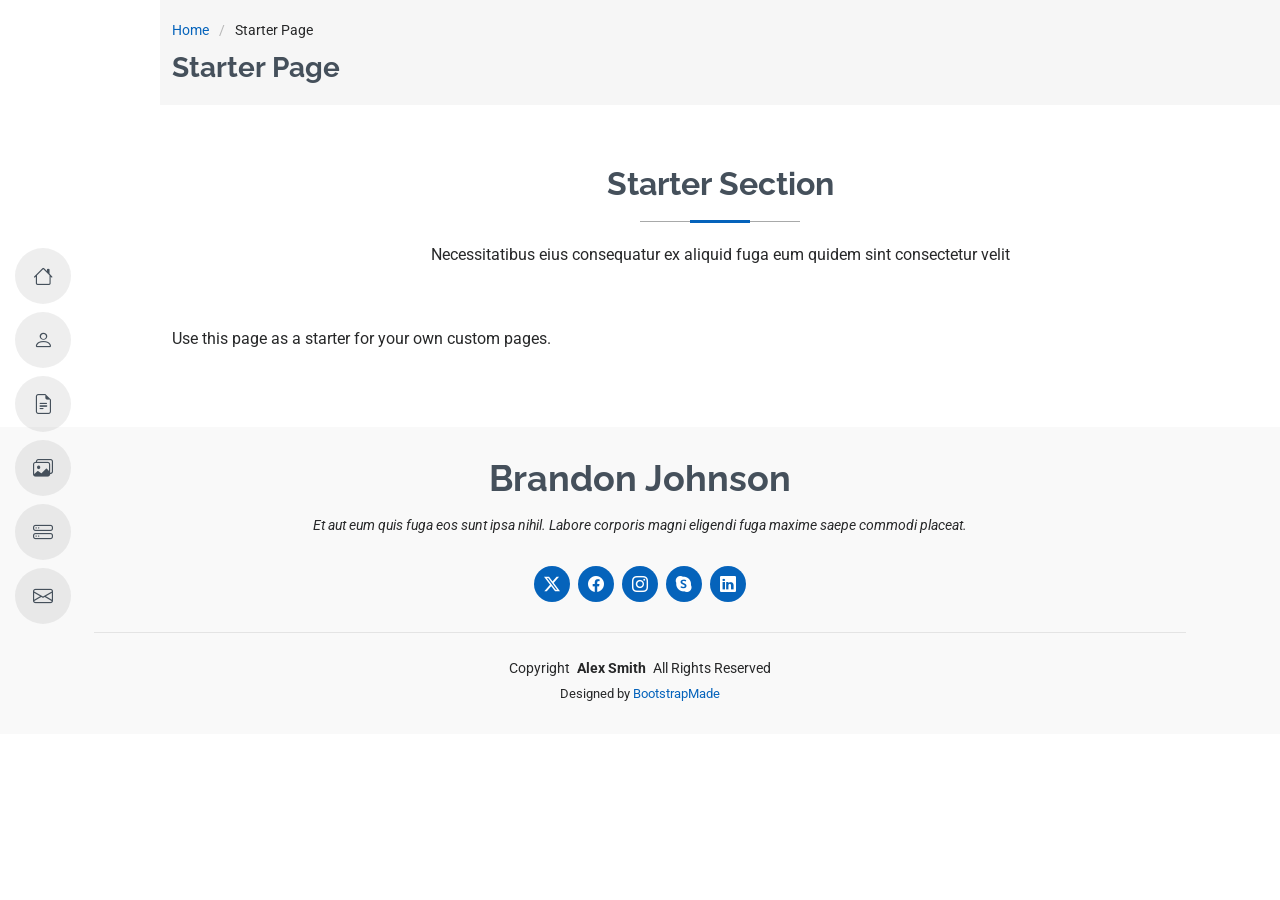
<file: starter-page.html>
<!DOCTYPE html>
<html lang="en">

<head>
  <meta charset="utf-8">
  <meta content="width=device-width, initial-scale=1.0" name="viewport">
  <title>Starter Page - MyResume Bootstrap Template</title>
  <meta content="" name="description">
  <meta content="" name="keywords">

  <!-- Favicons -->
  <link href="assets/img/favicon.png" rel="icon">
  <link href="assets/img/apple-touch-icon.png" rel="apple-touch-icon">

  <!-- Fonts -->
  <link href="https://fonts.googleapis.com" rel="preconnect">
  <link href="https://fonts.gstatic.com" rel="preconnect" crossorigin>
  <link href="https://fonts.googleapis.com/css2?family=Roboto:ital,wght@0,100;0,300;0,400;0,500;0,700;0,900;1,100;1,300;1,400;1,500;1,700;1,900&family=Poppins:ital,wght@0,100;0,200;0,300;0,400;0,500;0,600;0,700;0,800;0,900;1,100;1,200;1,300;1,400;1,500;1,600;1,700;1,800;1,900&family=Raleway:ital,wght@0,100;0,200;0,300;0,400;0,500;0,600;0,700;0,800;0,900;1,100;1,200;1,300;1,400;1,500;1,600;1,700;1,800;1,900&display=swap" rel="stylesheet">

  <!-- Vendor CSS Files -->
  <link href="assets/vendor/bootstrap/css/bootstrap.min.css" rel="stylesheet">
  <link href="assets/vendor/bootstrap-icons/bootstrap-icons.css" rel="stylesheet">
  <link href="assets/vendor/aos/aos.css" rel="stylesheet">
  <link href="assets/vendor/glightbox/css/glightbox.min.css" rel="stylesheet">
  <link href="assets/vendor/swiper/swiper-bundle.min.css" rel="stylesheet">

  <!-- Main CSS File -->
  <link href="assets/css/main.css" rel="stylesheet">

  <!-- =======================================================
  * Template Name: MyResume
  * Template URL: https://bootstrapmade.com/free-html-bootstrap-template-my-resume/
  * Updated: Jun 29 2024 with Bootstrap v5.3.3
  * Author: BootstrapMade.com
  * License: https://bootstrapmade.com/license/
  ======================================================== -->
</head>

<body class="starter-page-page">

  <header id="header" class="header d-flex flex-column justify-content-center">

    <i class="header-toggle d-xl-none bi bi-list"></i>

    <nav id="navmenu" class="navmenu">
      <ul>
        <li><a href="#hero"><i class="bi bi-house navicon"></i><span>Home</span></a></li>
        <li><a href="#about"><i class="bi bi-person navicon"></i><span>About</span></a></li>
        <li><a href="#resume"><i class="bi bi-file-earmark-text navicon"></i><span>Resume</span></a></li>
        <li><a href="#portfolio"><i class="bi bi-images navicon"></i><span>Portfolio</span></a></li>
        <li><a href="#services"><i class="bi bi-hdd-stack navicon"></i><span>Services</span></a></li>
        <li><a href="#contact"><i class="bi bi-envelope navicon"></i><span>Contact</span></a></li>
      </ul>
    </nav>

  </header>

  <main class="main">

    <!-- Page Title -->
    <div class="page-title" data-aos="fade">
      <div class="container">
        <nav class="breadcrumbs">
          <ol>
            <li><a href="index.html">Home</a></li>
            <li class="current">Starter Page</li>
          </ol>
        </nav>
        <h1>Starter Page</h1>
      </div>
    </div><!-- End Page Title -->

    <!-- Starter Section Section -->
    <section id="starter-section" class="starter-section section">

      <!-- Section Title -->
      <div class="container section-title" data-aos="fade-up">
        <h2>Starter Section</h2>
        <p>Necessitatibus eius consequatur ex aliquid fuga eum quidem sint consectetur velit</p>
      </div><!-- End Section Title -->

      <div class="container" data-aos="fade-up">
        <p>Use this page as a starter for your own custom pages.</p>
      </div>

    </section><!-- /Starter Section Section -->

  </main>

  <footer id="footer" class="footer position-relative light-background">
    <div class="container">
      <h3 class="sitename">Brandon Johnson</h3>
      <p>Et aut eum quis fuga eos sunt ipsa nihil. Labore corporis magni eligendi fuga maxime saepe commodi placeat.</p>
      <div class="social-links d-flex justify-content-center">
        <a href=""><i class="bi bi-twitter-x"></i></a>
        <a href=""><i class="bi bi-facebook"></i></a>
        <a href=""><i class="bi bi-instagram"></i></a>
        <a href=""><i class="bi bi-skype"></i></a>
        <a href=""><i class="bi bi-linkedin"></i></a>
      </div>
      <div class="container">
        <div class="copyright">
          <span>Copyright</span> <strong class="px-1 sitename">Alex Smith</strong> <span>All Rights Reserved</span>
        </div>
        <div class="credits">
          <!-- All the links in the footer should remain intact. -->
          <!-- You can delete the links only if you've purchased the pro version. -->
          <!-- Licensing information: https://bootstrapmade.com/license/ -->
          <!-- Purchase the pro version with working PHP/AJAX contact form: [buy-url] -->
          Designed by <a href="https://bootstrapmade.com/">BootstrapMade</a>
        </div>
      </div>
    </div>
  </footer>

  <!-- Scroll Top -->
  <a href="#" id="scroll-top" class="scroll-top d-flex align-items-center justify-content-center"><i class="bi bi-arrow-up-short"></i></a>

  <!-- Preloader -->
  <div id="preloader"></div>

  <!-- Vendor JS Files -->
  <script src="assets/vendor/bootstrap/js/bootstrap.bundle.min.js"></script>
  <script src="assets/vendor/php-email-form/validate.js"></script>
  <script src="assets/vendor/aos/aos.js"></script>
  <script src="assets/vendor/typed.js/typed.umd.js"></script>
  <script src="assets/vendor/purecounter/purecounter_vanilla.js"></script>
  <script src="assets/vendor/waypoints/noframework.waypoints.js"></script>
  <script src="assets/vendor/glightbox/js/glightbox.min.js"></script>
  <script src="assets/vendor/imagesloaded/imagesloaded.pkgd.min.js"></script>
  <script src="assets/vendor/isotope-layout/isotope.pkgd.min.js"></script>
  <script src="assets/vendor/swiper/swiper-bundle.min.js"></script>

  <!-- Main JS File -->
  <script src="assets/js/main.js"></script>

</body>

</html>
</file>
<file: assets/css/main.css>
/**
* Template Name: MyResume
* Template URL: https://bootstrapmade.com/free-html-bootstrap-template-my-resume/
* Updated: Jun 29 2024 with Bootstrap v5.3.3
* Author: BootstrapMade.com
* License: https://bootstrapmade.com/license/
*/

/*--------------------------------------------------------------
# Font & Color Variables
# Help: https://bootstrapmade.com/color-system/
--------------------------------------------------------------*/
/* Fonts */
:root {
  --default-font: "Roboto",  system-ui, -apple-system, "Segoe UI", Roboto, "Helvetica Neue", Arial, "Noto Sans", "Liberation Sans", sans-serif, "Apple Color Emoji", "Segoe UI Emoji", "Segoe UI Symbol", "Noto Color Emoji";
  --heading-font: "Raleway",  sans-serif;
  --nav-font: "Poppins",  sans-serif;
}

/* Global Colors - The following color variables are used throughout the website. Updating them here will change the color scheme of the entire website */
:root { 
  --background-color: #ffffff; /* Background color for the entire website, including individual sections */
  --default-color: #272829; /* Default color used for the majority of the text content across the entire website */
  --heading-color: #45505b; /* Color for headings, subheadings and title throughout the website */
  --accent-color: #0563bb; /* Accent color that represents your brand on the website. It's used for buttons, links, and other elements that need to stand out */
  --surface-color: #ffffff; /* The surface color is used as a background of boxed elements within sections, such as cards, icon boxes, or other elements that require a visual separation from the global background. */
  --contrast-color: #ffffff; /* Contrast color for text, ensuring readability against backgrounds of accent, heading, or default colors. */
}

/* Nav Menu Colors - The following color variables are used specifically for the navigation menu. They are separate from the global colors to allow for more customization options */
:root {
  --nav-color: #45505b;  /* The default color of the main navmenu links */
  --nav-hover-color: #0563bb; /* Applied to main navmenu links when they are hovered over or active */
  --nav-mobile-background-color: #ffffff; /* Used as the background color for mobile navigation menu */
  --nav-dropdown-background-color: #ffffff; /* Used as the background color for dropdown items that appear when hovering over primary navigation items */
  --nav-dropdown-color: #212529; /* Used for navigation links of the dropdown items in the navigation menu. */
  --nav-dropdown-hover-color: #0563bb; /* Similar to --nav-hover-color, this color is applied to dropdown navigation links when they are hovered over. */
}

/* Color Presets - These classes override global colors when applied to any section or element, providing reuse of the sam color scheme. */

.light-background {
  --background-color: #f9f9f9;
  --surface-color: #ffffff;
}

.dark-background {
  --background-color: #060606;
  --default-color: #ffffff;
  --heading-color: #ffffff;
  --surface-color: #252525;
  --contrast-color: #ffffff;
}

/* Smooth scroll */
:root {
  scroll-behavior: smooth;
}

/*--------------------------------------------------------------
# General Styling & Shared Classes
--------------------------------------------------------------*/
body {
  color: var(--default-color);
  background-color: var(--background-color);
  font-family: var(--default-font);
}

a {
  color: var(--accent-color);
  text-decoration: none;
  transition: 0.3s;
}

a:hover {
  color: color-mix(in srgb, var(--accent-color), transparent 25%);
  text-decoration: none;
}

h1,
h2,
h3,
h4,
h5,
h6 {
  color: var(--heading-color);
  font-family: var(--heading-font);
}

/* PHP Email Form Messages
------------------------------*/
.php-email-form .error-message {
  display: none;
  background: #df1529;
  color: #ffffff;
  text-align: left;
  padding: 15px;
  margin-bottom: 24px;
  font-weight: 600;
}

.php-email-form .sent-message {
  display: none;
  color: #ffffff;
  background: #059652;
  text-align: center;
  padding: 15px;
  margin-bottom: 24px;
  font-weight: 600;
}

.php-email-form .loading {
  display: none;
  background: var(--surface-color);
  text-align: center;
  padding: 15px;
  margin-bottom: 24px;
}

.php-email-form .loading:before {
  content: "";
  display: inline-block;
  border-radius: 50%;
  width: 24px;
  height: 24px;
  margin: 0 10px -6px 0;
  border: 3px solid var(--accent-color);
  border-top-color: var(--surface-color);
  animation: php-email-form-loading 1s linear infinite;
}

@keyframes php-email-form-loading {
  0% {
    transform: rotate(0deg);
  }

  100% {
    transform: rotate(360deg);
  }
}

/*--------------------------------------------------------------
# Global Header
--------------------------------------------------------------*/
.header {
  color: var(--default-color);
  position: fixed;
  top: 0;
  left: 0;
  bottom: 0;
  padding: 0 15px;
  transition: all ease-in-out 0.3s;
  overflow-y: auto;
  z-index: 997;
  min-width: 200px;
}

@media (max-width: 1199px) {
  .header {
    background-color: var(--background-color);
    border-right: 1px solid color-mix(in srgb, var(--default-color), transparent 90%);
    width: 300px;
    left: -100%;
  }
}

@media (min-width: 1200px) and (max-width: 1600px) {
  .header~main {
    margin-left: 160px;
  }

  .header~main .hero {
    margin-left: -160px;
    width: 100vw;
  }
}

.header.header-show {
  left: 0;
}

.header .header-toggle {
  color: var(--contrast-color);
  background-color: var(--accent-color);
  font-size: 22px;
  display: flex;
  align-items: center;
  justify-content: center;
  width: 40px;
  height: 40px;
  border-radius: 50%;
  cursor: pointer;
  position: fixed;
  top: 15px;
  right: 15px;
  z-index: 9999;
  transition: background-color 0.3s;
}

.header .header-toggle:hover {
  color: var(--contrast-color);
  background-color: color-mix(in srgb, var(--accent-color) 90%, white 15%);
}

/*--------------------------------------------------------------
# Navigation Menu
--------------------------------------------------------------*/
.navmenu {
  padding: 0;
  z-index: 9997;
}

.navmenu ul {
  list-style: none;
  padding: 0 0 20px 0;
  margin: 0;
  width: 140px;
}

.navmenu a,
.navmenu a:focus {
  color: var(--nav-color);
  font-family: var(--nav-font);
  display: flex;
  align-items: center;
  padding: 10px 18px;
  margin-bottom: 8px;
  font-size: 15px;
  border-radius: 50px;
  background: color-mix(in srgb, var(--default-color), transparent 92%);
  height: 56px;
  width: 100%;
  overflow: hidden;
  transition: 0.3s;
}

.navmenu a i,
.navmenu a:focus i {
  font-size: 20px;
}

.navmenu a span,
.navmenu a:focus span {
  padding: 0 5px 0 7px;
}

@media (min-width: 992px) {

  .navmenu a,
  .navmenu a:focus {
    max-width: 56px;
  }

  .navmenu a span,
  .navmenu a:focus span {
    display: none;
  }
}

.navmenu a:hover,
.navmenu .active,
.navmenu .active:focus,
.navmenu li:hover>a {
  color: var(--contrast-color);
  background: var(--nav-hover-color);
}

.navmenu a:hover,
.navmenu li:hover>a {
  max-width: 100%;
  color: var(--contrast-color);
}

.navmenu a:hover span,
.navmenu li:hover>a span {
  display: block;
}

/*--------------------------------------------------------------
# Global Footer
--------------------------------------------------------------*/
.footer {
  color: var(--default-color);
  background-color: var(--background-color);
  font-size: 14px;
  text-align: center;
  padding: 30px 0;
  position: relative;
}

.footer h3 {
  font-size: 36px;
  font-weight: 700;
  position: relative;
  padding: 0;
  margin: 0 0 15px 0;
}

.footer p {
  font-size: 15;
  font-style: italic;
  padding: 0;
  margin: 0 0 30px 0;
}

.footer .social-links {
  margin: 0 0 30px 0;
}

.footer .social-links a {
  font-size: 16px;
  display: flex;
  align-items: center;
  justify-content: center;
  background: var(--accent-color);
  color: var(--contrast-color);
  line-height: 1;
  margin: 0 4px;
  border-radius: 50%;
  text-align: center;
  width: 36px;
  height: 36px;
  transition: 0.3s;
}

.footer .social-links a:hover {
  background: color-mix(in srgb, var(--accent-color), transparent 20%);
  text-decoration: none;
}

.footer .copyright {
  padding-top: 25px;
  border-top: 1px solid color-mix(in srgb, var(--default-color), transparent 90%);
}

.footer .credits {
  font-size: 13px;
  padding-top: 5px;
}

/*--------------------------------------------------------------
# Preloader
--------------------------------------------------------------*/
#preloader {
  position: fixed;
  inset: 0;
  z-index: 999999;
  overflow: hidden;
  background: var(--background-color);
  transition: all 0.6s ease-out;
}

#preloader:before {
  content: "";
  position: fixed;
  top: calc(50% - 30px);
  left: calc(50% - 30px);
  border: 6px solid #ffffff;
  border-color: var(--accent-color) transparent var(--accent-color) transparent;
  border-radius: 50%;
  width: 60px;
  height: 60px;
  animation: animate-preloader 1.5s linear infinite;
}

@keyframes animate-preloader {
  0% {
    transform: rotate(0deg);
  }

  100% {
    transform: rotate(360deg);
  }
}

/*--------------------------------------------------------------
# Scroll Top Button
--------------------------------------------------------------*/
.scroll-top {
  position: fixed;
  visibility: hidden;
  opacity: 0;
  right: 15px;
  bottom: -15px;
  z-index: 99999;
  background-color: var(--accent-color);
  width: 44px;
  height: 44px;
  border-radius: 50px;
  transition: all 0.4s;
}

.scroll-top i {
  font-size: 24px;
  color: var(--contrast-color);
  line-height: 0;
}

.scroll-top:hover {
  background-color: color-mix(in srgb, var(--accent-color), transparent 20%);
  color: var(--contrast-color);
}

.scroll-top.active {
  visibility: visible;
  opacity: 1;
  bottom: 15px;
}

/*--------------------------------------------------------------
# Disable aos animation delay on mobile devices
--------------------------------------------------------------*/
@media screen and (max-width: 768px) {
  [data-aos-delay] {
    transition-delay: 0 !important;
  }
}

/*--------------------------------------------------------------
# Global Page Titles & Breadcrumbs
--------------------------------------------------------------*/
.page-title {
  --background-color: color-mix(in srgb, var(--default-color), transparent 96%);
  color: var(--default-color);
  background-color: var(--background-color);
  padding: 20px 0;
  position: relative;
}

.page-title h1 {
  font-size: 28px;
  font-weight: 700;
  margin: 0;
}

.page-title .breadcrumbs ol {
  display: flex;
  flex-wrap: wrap;
  list-style: none;
  padding: 0 0 10px 0;
  margin: 0;
  font-size: 14px;
  font-weight: 400;
}

.page-title .breadcrumbs ol li+li {
  padding-left: 10px;
}

.page-title .breadcrumbs ol li+li::before {
  content: "/";
  display: inline-block;
  padding-right: 10px;
  color: color-mix(in srgb, var(--default-color), transparent 70%);
}

/*--------------------------------------------------------------
# Global Sections
--------------------------------------------------------------*/
section,
.section {
  color: var(--default-color);
  background-color: var(--background-color);
  padding: 60px 0;
  overflow: clip;
}

/*--------------------------------------------------------------
# Global Section Titles
--------------------------------------------------------------*/
.section-title {
  text-align: center;
  padding-bottom: 60px;
  position: relative;
}

.section-title h2 {
  font-size: 32px;
  font-weight: 700;
  margin-bottom: 20px;
  padding-bottom: 20px;
  position: relative;
}

.section-title h2:before {
  content: "";
  position: absolute;
  display: block;
  width: 160px;
  height: 1px;
  background: color-mix(in srgb, var(--default-color), transparent 60%);
  left: 0;
  right: 0;
  bottom: 1px;
  margin: auto;
}

.section-title h2::after {
  content: "";
  position: absolute;
  display: block;
  width: 60px;
  height: 3px;
  background: var(--accent-color);
  left: 0;
  right: 0;
  bottom: 0;
  margin: auto;
}

.section-title p {
  margin-bottom: 0;
}

/*--------------------------------------------------------------
# Hero Section
--------------------------------------------------------------*/
.hero {
  width: 100%;
  min-height: 100vh;
  position: relative;
  padding: 80px 0;
  display: flex;
  align-items: center;
  justify-content: center;
}

.hero img {
  position: absolute;
  inset: 0;
  display: block;
  width: 100%;
  height: 100%;
  object-fit: cover;
  z-index: 1;
}

.hero:before {
  content: "";
  background: color-mix(in srgb, var(--background-color), transparent 30%);
  position: absolute;
  inset: 0;
  z-index: 2;
}

.hero .container {
  position: relative;
  z-index: 3;
}

.hero h2 {
  margin: 0;
  font-size: 64px;
  font-weight: 700;
}

.hero p {
  margin: 5px 0 0 0;
  font-size: 26px;
}

.hero p span {
  letter-spacing: 1px;
  border-bottom: 2px solid var(--accent-color);
}

.hero .social-links {
  margin-top: 25px;
}

.hero .social-links a {
  font-size: 20px;
  display: inline-block;
  color: color-mix(in srgb, var(--default-color), transparent 30%);
  line-height: 1;
  margin-right: 20px;
  transition: 0.3s;
}

.hero .social-links a:hover {
  color: var(--accent-color);
}

@media (max-width: 768px) {
  .hero h2 {
    font-size: 32px;
  }

  .hero p {
    font-size: 20px;
  }
}

/*--------------------------------------------------------------
# About Section
--------------------------------------------------------------*/
.about .content h2 {
  font-weight: 700;
  font-size: 24px;
}

.about .content ul {
  list-style: none;
  padding: 0;
}

.about .content ul li {
  margin-bottom: 20px;
  display: flex;
  align-items: center;
}

.about .content ul strong {
  margin-right: 10px;
}

.about .content ul i {
  font-size: 16px;
  margin-right: 5px;
  color: var(--accent-color);
  line-height: 0;
}

/*--------------------------------------------------------------
# Stats Section
--------------------------------------------------------------*/
.stats i {
  background-color: var(--accent-color);
  color: var(--contrast-color);
  width: 54px;
  height: 54px;
  font-size: 24px;
  border-radius: 50px;
  display: inline-flex;
  align-items: center;
  justify-content: center;
  position: relative;
  z-index: 1;
}

.stats .stats-item {
  margin-top: 10px;
  width: 100%;
  position: relative;
  text-align: center;
  z-index: 0;
}

.stats .stats-item span {
  font-size: 36px;
  display: block;
  font-weight: 700;
  color: color-mix(in srgb, var(--default-color), transparent 20%);
}

.stats .stats-item p {
  padding: 0;
  margin: 0;
  color: color-mix(in srgb, var(--default-color), transparent 50%);
  font-size: 16px;
}

/*--------------------------------------------------------------
# Skills Section
--------------------------------------------------------------*/
.skills .progress {
  min-height: 60px;
  display: block;
  background: none;
  border-radius: 0;
  margin-bottom: 14px;
}

.skills .progress .skill {
  color: var(--heading-color);
  padding: 0;
  margin: 0 0 6px 0;
  text-transform: uppercase;
  display: flex;
  gap: 10px;
  align-items: flex-start;
  justify-content: space-between;
  font-weight: 600;
  font-family: var(--heading-font);
  line-height: 1.25;
}

.skills .progress .skill .val {
  flex: 0 0 auto;
  font-style: normal;
}

.skills .progress-bar-wrap {
  background: color-mix(in srgb, var(--default-color), transparent 90%);
  height: 10px;
}

.skills .progress-bar {
  width: 1px;
  height: 10px;
  transition: 0.9s;
  background-color: var(--accent-color);
}

.skills .skill-tags {
  display: flex;
  flex-wrap: wrap;
  gap: 10px;
  margin-top: 16px;
}

.skills .skill-tags span {
  color: var(--heading-color);
  background: color-mix(in srgb, var(--accent-color), transparent 92%);
  border: 1px solid color-mix(in srgb, var(--accent-color), transparent 72%);
  border-radius: 6px;
  font-family: var(--heading-font);
  font-size: 13px;
  font-weight: 600;
  line-height: 1.2;
  padding: 8px 10px;
}

.about .about-headshot {
  width: min(100%, 360px);
  aspect-ratio: 1;
  object-fit: cover;
  object-position: center top;
  border-radius: 50%;
  display: block;
  margin: 0 auto;
}

/*--------------------------------------------------------------
# Resume Section
--------------------------------------------------------------*/
.resume .resume-title {
  color: var(--heading-color);
  font-size: 26px;
  font-weight: 700;
  margin-top: 20px;
  margin-bottom: 20px;
}

.resume .resume-item {
  padding: 0 0 20px 20px;
  margin-top: -2px;
  border-left: 2px solid var(--accent-color);
  position: relative;
}

.resume .resume-item h4 {
  line-height: 18px;
  font-size: 18px;
  font-weight: 600;
  text-transform: uppercase;
  color: color-mix(in srgb, var(--default-color), transparent 20%);
  margin-bottom: 10px;
}

.resume .resume-item h5 {
  font-size: 16px;
  padding: 5px 15px;
  display: inline-block;
  font-weight: 600;
  margin-bottom: 10px;
}

.resume .resume-item ul {
  padding-left: 20px;
}

.resume .resume-item ul li {
  padding-bottom: 10px;
}

.resume .resume-item:last-child {
  padding-bottom: 0;
}

.resume .resume-item::before {
  content: "";
  position: absolute;
  width: 16px;
  height: 16px;
  border-radius: 50px;
  left: -9px;
  top: 0;
  background: var(--background-color);
  border: 2px solid var(--accent-color);
}

/*--------------------------------------------------------------
# Portfolio Section
--------------------------------------------------------------*/
.portfolio .portfolio-filters {
  padding: 0;
  margin: 0 auto 20px auto;
  list-style: none;
  text-align: center;
}

.portfolio .portfolio-filters li {
  cursor: pointer;
  display: inline-block;
  padding: 8px 20px 10px 20px;
  margin: 0;
  font-size: 15px;
  font-weight: 500;
  line-height: 1;
  margin-bottom: 5px;
  border-radius: 50px;
  transition: all 0.3s ease-in-out;
  font-family: var(--heading-font);
}

.portfolio .portfolio-filters li:hover,
.portfolio .portfolio-filters li.filter-active {
  color: var(--contrast-color);
  background-color: var(--accent-color);
}

.portfolio .portfolio-filters li:first-child {
  margin-left: 0;
}

.portfolio .portfolio-filters li:last-child {
  margin-right: 0;
}

@media (max-width: 575px) {
  .portfolio .portfolio-filters li {
    font-size: 14px;
    margin: 0 0 10px 0;
  }
}

.portfolio .portfolio-item {
  position: relative;
  overflow: hidden;
}

.portfolio .portfolio-item .portfolio-info {
  opacity: 0;
  position: absolute;
  left: 12px;
  right: 12px;
  bottom: -100%;
  z-index: 3;
  transition: all ease-in-out 0.5s;
  background: color-mix(in srgb, var(--background-color), transparent 10%);
  padding: 15px;
}

.portfolio .portfolio-item .portfolio-info h4 {
  font-size: 18px;
  font-weight: 600;
  padding-right: 50px;
}

.portfolio .portfolio-item .portfolio-info p {
  color: color-mix(in srgb, var(--default-color), transparent 30%);
  font-size: 14px;
  margin-bottom: 0;
  padding-right: 50px;
}

.portfolio .portfolio-item .portfolio-info .preview-link,
.portfolio .portfolio-item .portfolio-info .details-link {
  position: absolute;
  right: 50px;
  font-size: 24px;
  top: calc(50% - 14px);
  color: color-mix(in srgb, var(--default-color), transparent 30%);
  transition: 0.3s;
  line-height: 0;
}

.portfolio .portfolio-item .portfolio-info .preview-link:hover,
.portfolio .portfolio-item .portfolio-info .details-link:hover {
  color: var(--accent-color);
}

.portfolio .portfolio-item .portfolio-info .details-link {
  right: 14px;
  font-size: 28px;
}

.portfolio .portfolio-item:hover .portfolio-info {
  opacity: 1;
  bottom: 0;
}

.portfolio .portfolio-item-ongoing img {
  filter: grayscale(35%) brightness(62%);
  transition: filter 0.3s ease-in-out, transform 0.3s ease-in-out;
}

.portfolio .portfolio-item-ongoing:hover img {
  filter: grayscale(20%) brightness(74%);
}

.portfolio .portfolio-item-ongoing::before {
  content: "";
  position: absolute;
  inset: 0;
  z-index: 1;
  background: rgba(0, 0, 0, 0.28);
  pointer-events: none;
}

.portfolio .portfolio-status {
  position: absolute;
  top: 14px;
  left: 14px;
  z-index: 2;
  display: inline-flex;
  align-items: center;
  min-height: 30px;
  padding: 7px 11px;
  border-radius: 6px;
  color: var(--contrast-color);
  background: color-mix(in srgb, var(--accent-color), transparent 8%);
  border: 1px solid color-mix(in srgb, var(--accent-color), white 25%);
  font-family: var(--heading-font);
  font-size: 12px;
  font-weight: 700;
  letter-spacing: 0;
  line-height: 1;
  text-transform: uppercase;
}

.portfolio .portfolio-item-ongoing .portfolio-info .preview-link {
  right: 14px;
}

/*--------------------------------------------------------------
# Services Section
--------------------------------------------------------------*/
.services .service-item {
  background-color: var(--surface-color);
  box-shadow: 0px 5px 90px 0px rgba(0, 0, 0, 0.1);
  height: 100%;
  padding: 60px 30px;
  text-align: center;
  transition: 0.3s;
  border-radius: 5px;
}

.services .service-item .icon {
  margin: 0 auto;
  width: 100px;
  height: 100px;
  display: flex;
  align-items: center;
  justify-content: center;
  transition: ease-in-out 0.3s;
  position: relative;
}

.services .service-item .icon i {
  font-size: 36px;
  transition: 0.5s;
  position: relative;
}

.services .service-item .icon svg {
  position: absolute;
  top: 0;
  left: 0;
}

.services .service-item .icon svg path {
  transition: 0.5s;
  fill: color-mix(in srgb, var(--default-color), transparent 95%);
}

.services .service-item h3 {
  font-weight: 700;
  margin: 10px 0 15px 0;
  font-size: 22px;
}

.services .service-item p {
  line-height: 24px;
  font-size: 14px;
  margin-bottom: 0;
}

.services .service-item:hover {
  box-shadow: 0px 5px 35px 0px rgba(0, 0, 0, 0.1);
}

.services .service-item.item-cyan i {
  color: #0dcaf0;
}

.services .service-item.item-cyan:hover .icon i {
  color: #fff;
}

.services .service-item.item-cyan:hover .icon path {
  fill: #0dcaf0;
}

.services .service-item.item-orange i {
  color: #fd7e14;
}

.services .service-item.item-orange:hover .icon i {
  color: #fff;
}

.services .service-item.item-orange:hover .icon path {
  fill: #fd7e14;
}

.services .service-item.item-teal i {
  color: #20c997;
}

.services .service-item.item-teal:hover .icon i {
  color: #fff;
}

.services .service-item.item-teal:hover .icon path {
  fill: #20c997;
}

.services .service-item.item-red i {
  color: #df1529;
}

.services .service-item.item-red:hover .icon i {
  color: #fff;
}

.services .service-item.item-red:hover .icon path {
  fill: #df1529;
}

.services .service-item.item-indigo i {
  color: #6610f2;
}

.services .service-item.item-indigo:hover .icon i {
  color: #fff;
}

.services .service-item.item-indigo:hover .icon path {
  fill: #6610f2;
}

.services .service-item.item-pink i {
  color: #f3268c;
}

.services .service-item.item-pink:hover .icon i {
  color: #fff;
}

.services .service-item.item-pink:hover .icon path {
  fill: #f3268c;
}

/*--------------------------------------------------------------
# Testimonials Section
--------------------------------------------------------------*/
.testimonials .testimonials-carousel,
.testimonials .testimonials-slider {
  overflow: hidden;
}

.testimonials .testimonial-item .testimonial-content {
  border-left: 3px solid var(--accent-color);
  padding-left: 30px;
}

.testimonials .testimonial-item .testimonial-img {
  border-radius: 50%;
  border: 4px solid var(--background-color);
  margin: 0 auto;
}

.testimonials .testimonial-item h3 {
  font-size: 20px;
  font-weight: bold;
  margin: 10px 0 5px 0;
}

.testimonials .testimonial-item h4 {
  font-size: 14px;
  color: color-mix(in srgb, var(--default-color), transparent 40%);
  margin: 0 0 10px 0;
}

.testimonials .testimonial-item .stars i {
  color: #ffc107;
  margin: 0 1px;
}

.testimonials .testimonial-item .quote-icon-left,
.testimonials .testimonial-item .quote-icon-right {
  color: color-mix(in srgb, var(--accent-color), transparent 50%);
  font-size: 26px;
  line-height: 0;
}

.testimonials .testimonial-item .quote-icon-left {
  display: inline-block;
  left: -5px;
  position: relative;
}

.testimonials .testimonial-item .quote-icon-right {
  display: inline-block;
  right: -5px;
  position: relative;
  top: 10px;
  transform: scale(-1, -1);
}

.testimonials .testimonial-item p {
  font-style: italic;
}

.testimonials .swiper-wrapper {
  height: auto;
}

.testimonials .swiper-pagination {
  margin-top: 30px;
  position: relative;
}

.testimonials .swiper-pagination .swiper-pagination-bullet {
  width: 12px;
  height: 12px;
  background-color: color-mix(in srgb, var(--default-color), transparent 85%);
  opacity: 1;
}

.testimonials .swiper-pagination .swiper-pagination-bullet-active {
  background-color: var(--accent-color);
}

/*--------------------------------------------------------------
# Contact Section
--------------------------------------------------------------*/
.contact .info-item+.info-item {
  margin-top: 40px;
}

.contact .info-item i {
  color: var(--accent-color);
  background: color-mix(in srgb, var(--accent-color), transparent 92%);
  font-size: 20px;
  width: 44px;
  height: 44px;
  display: flex;
  justify-content: center;
  align-items: center;
  border-radius: 50px;
  transition: all 0.3s ease-in-out;
  margin-right: 15px;
}

.contact .info-item h3 {
  padding: 0;
  font-size: 18px;
  font-weight: 700;
  margin-bottom: 5px;
}

.contact .info-item p {
  padding: 0;
  margin-bottom: 0;
  font-size: 14px;
}

.contact .info-item:hover i {
  background: var(--accent-color);
  color: var(--contrast-color);
}

.contact .php-email-form,
.contact .contact-form {
  height: 100%;
}

.contact .php-email-form input[type=text],
.contact .php-email-form input[type=email],
.contact .php-email-form textarea,
.contact .contact-form input[type=text],
.contact .contact-form input[type=email],
.contact .contact-form textarea {
  font-size: 14px;
  padding: 10px 15px;
  box-shadow: none;
  border-radius: 0;
  color: var(--default-color);
  background-color: color-mix(in srgb, var(--background-color), transparent 50%);
  border-color: color-mix(in srgb, var(--default-color), transparent 80%);
}

.contact .php-email-form input[type=text]:focus,
.contact .php-email-form input[type=email]:focus,
.contact .php-email-form textarea:focus,
.contact .contact-form input[type=text]:focus,
.contact .contact-form input[type=email]:focus,
.contact .contact-form textarea:focus {
  border-color: var(--accent-color);
}

.contact .php-email-form input[type=text]::placeholder,
.contact .php-email-form input[type=email]::placeholder,
.contact .php-email-form textarea::placeholder,
.contact .contact-form input[type=text]::placeholder,
.contact .contact-form input[type=email]::placeholder,
.contact .contact-form textarea::placeholder {
  color: color-mix(in srgb, var(--default-color), transparent 70%);
}

.contact .php-email-form button[type=submit],
.contact .contact-form button[type=submit] {
  color: var(--contrast-color);
  background: var(--accent-color);
  border: 0;
  padding: 10px 30px;
  transition: 0.4s;
  border-radius: 50px;
}

.contact .php-email-form button[type=submit]:hover,
.contact .contact-form button[type=submit]:hover {
  background: color-mix(in srgb, var(--accent-color), transparent 25%);
}

/*--------------------------------------------------------------
# Portfolio Details Section
--------------------------------------------------------------*/
.portfolio-details .portfolio-details-slider img {
  width: 100%;
}

.portfolio-details .swiper-wrapper {
  height: auto;
}

.portfolio-details .swiper-button-prev,
.portfolio-details .swiper-button-next {
  width: 48px;
  height: 48px;
}

.portfolio-details .swiper-button-prev:after,
.portfolio-details .swiper-button-next:after {
  color: rgba(255, 255, 255, 0.8);
  background-color: rgba(0, 0, 0, 0.15);
  font-size: 24px;
  border-radius: 50%;
  width: 48px;
  height: 48px;
  display: flex;
  align-items: center;
  justify-content: center;
  transition: 0.3s;
}

.portfolio-details .swiper-button-prev:hover:after,
.portfolio-details .swiper-button-next:hover:after {
  background-color: rgba(0, 0, 0, 0.3);
}

@media (max-width: 575px) {

  .portfolio-details .swiper-button-prev,
  .portfolio-details .swiper-button-next {
    display: none;
  }
}

.portfolio-details .swiper-pagination {
  margin-top: 20px;
  position: relative;
}

.portfolio-details .swiper-pagination .swiper-pagination-bullet {
  width: 10px;
  height: 10px;
  background-color: color-mix(in srgb, var(--default-color), transparent 85%);
  opacity: 1;
}

.portfolio-details .swiper-pagination .swiper-pagination-bullet-active {
  background-color: var(--accent-color);
}

.portfolio-details .portfolio-info h3 {
  font-size: 22px;
  font-weight: 700;
  margin-bottom: 20px;
  padding-bottom: 20px;
  position: relative;
}

.portfolio-details .portfolio-info h3:after {
  content: "";
  position: absolute;
  display: block;
  width: 50px;
  height: 3px;
  background: var(--accent-color);
  left: 0;
  bottom: 0;
}

.portfolio-details .portfolio-info ul {
  list-style: none;
  padding: 0;
  font-size: 15px;
}

.portfolio-details .portfolio-info ul li {
  display: flex;
  flex-direction: column;
  padding-bottom: 15px;
}

.portfolio-details .portfolio-info ul strong {
  text-transform: uppercase;
  font-weight: 400;
  color: color-mix(in srgb, var(--default-color), transparent 50%);
  font-size: 14px;
}

.portfolio-details .portfolio-info .btn-visit {
  padding: 8px 40px;
  background: var(--accent-color);
  color: var(--contrast-color);
  border-radius: 50px;
  transition: 0.3s;
}

.portfolio-details .portfolio-info .btn-visit:hover {
  background: color-mix(in srgb, var(--accent-color), transparent 20%);
}

.portfolio-details .portfolio-description h2 {
  font-size: 26px;
  font-weight: 700;
  margin-bottom: 20px;
}

.portfolio-details .portfolio-description p {
  padding: 0;
}

.portfolio-details .portfolio-description .testimonial-item {
  padding: 30px 30px 0 30px;
  position: relative;
  background: color-mix(in srgb, var(--default-color), transparent 97%);
  margin-bottom: 50px;
}

.portfolio-details .portfolio-description .testimonial-item .testimonial-img {
  width: 90px;
  border-radius: 50px;
  border: 6px solid var(--background-color);
  float: left;
  margin: 0 10px 0 0;
}

.portfolio-details .portfolio-description .testimonial-item h3 {
  font-size: 18px;
  font-weight: bold;
  margin: 15px 0 5px 0;
  padding-top: 20px;
}

.portfolio-details .portfolio-description .testimonial-item h4 {
  font-size: 14px;
  color: #6c757d;
  margin: 0;
}

.portfolio-details .portfolio-description .testimonial-item .quote-icon-left,
.portfolio-details .portfolio-description .testimonial-item .quote-icon-right {
  color: color-mix(in srgb, var(--accent-color), transparent 50%);
  font-size: 26px;
  line-height: 0;
}

.portfolio-details .portfolio-description .testimonial-item .quote-icon-left {
  display: inline-block;
  left: -5px;
  position: relative;
}

.portfolio-details .portfolio-description .testimonial-item .quote-icon-right {
  display: inline-block;
  right: -5px;
  position: relative;
  top: 10px;
  transform: scale(-1, -1);
}

.portfolio-details .portfolio-description .testimonial-item p {
  font-style: italic;
  margin: 0 0 15px 0 0 0;
  padding: 0;
}

/*--------------------------------------------------------------
# Service Details Section
--------------------------------------------------------------*/
.service-details .service-box {
  padding: 20px;
  box-shadow: 0px 2px 20px rgba(0, 0, 0, 0.1);
}

.service-details .service-box+.service-box {
  margin-top: 30px;
}

.service-details .service-box h4 {
  font-size: 20px;
  font-weight: 700;
  border-bottom: 2px solid color-mix(in srgb, var(--default-color), transparent 92%);
  padding-bottom: 15px;
  margin-bottom: 15px;
}

.service-details .services-list a {
  color: color-mix(in srgb, var(--default-color), transparent 20%);
  background-color: color-mix(in srgb, var(--default-color), transparent 96%);
  display: flex;
  align-items: center;
  padding: 12px 15px;
  margin-top: 15px;
  transition: 0.3s;
}

.service-details .services-list a:first-child {
  margin-top: 0;
}

.service-details .services-list a i {
  font-size: 16px;
  margin-right: 8px;
  color: var(--accent-color);
}

.service-details .services-list a.active {
  color: var(--contrast-color);
  background-color: var(--accent-color);
}

.service-details .services-list a.active i {
  color: var(--contrast-color);
}

.service-details .services-list a:hover {
  background-color: color-mix(in srgb, var(--accent-color), transparent 95%);
  color: var(--accent-color);
}

.service-details .download-catalog a {
  color: var(--default-color);
  display: flex;
  align-items: center;
  padding: 10px 0;
  transition: 0.3s;
  border-top: 1px solid color-mix(in srgb, var(--default-color), transparent 90%);
}

.service-details .download-catalog a:first-child {
  border-top: 0;
  padding-top: 0;
}

.service-details .download-catalog a:last-child {
  padding-bottom: 0;
}

.service-details .download-catalog a i {
  font-size: 24px;
  margin-right: 8px;
  color: var(--accent-color);
}

.service-details .download-catalog a:hover {
  color: var(--accent-color);
}

.service-details .help-box {
  background-color: var(--accent-color);
  color: var(--contrast-color);
  margin-top: 30px;
  padding: 30px 15px;
}

.service-details .help-box .help-icon {
  font-size: 48px;
}

.service-details .help-box h4,
.service-details .help-box a {
  color: var(--contrast-color);
}

.service-details .services-img {
  margin-bottom: 20px;
}

.service-details h3 {
  font-size: 26px;
  font-weight: 700;
}

.service-details p {
  font-size: 15px;
}

.service-details ul {
  list-style: none;
  padding: 0;
  font-size: 15px;
}

.service-details ul li {
  padding: 5px 0;
  display: flex;
  align-items: center;
}

.service-details ul i {
  font-size: 20px;
  margin-right: 8px;
  color: var(--accent-color);
}

/*--------------------------------------------------------------
# Starter Section Section
--------------------------------------------------------------*/
.starter-section {
  /* Add your styles here */
}
</file>
